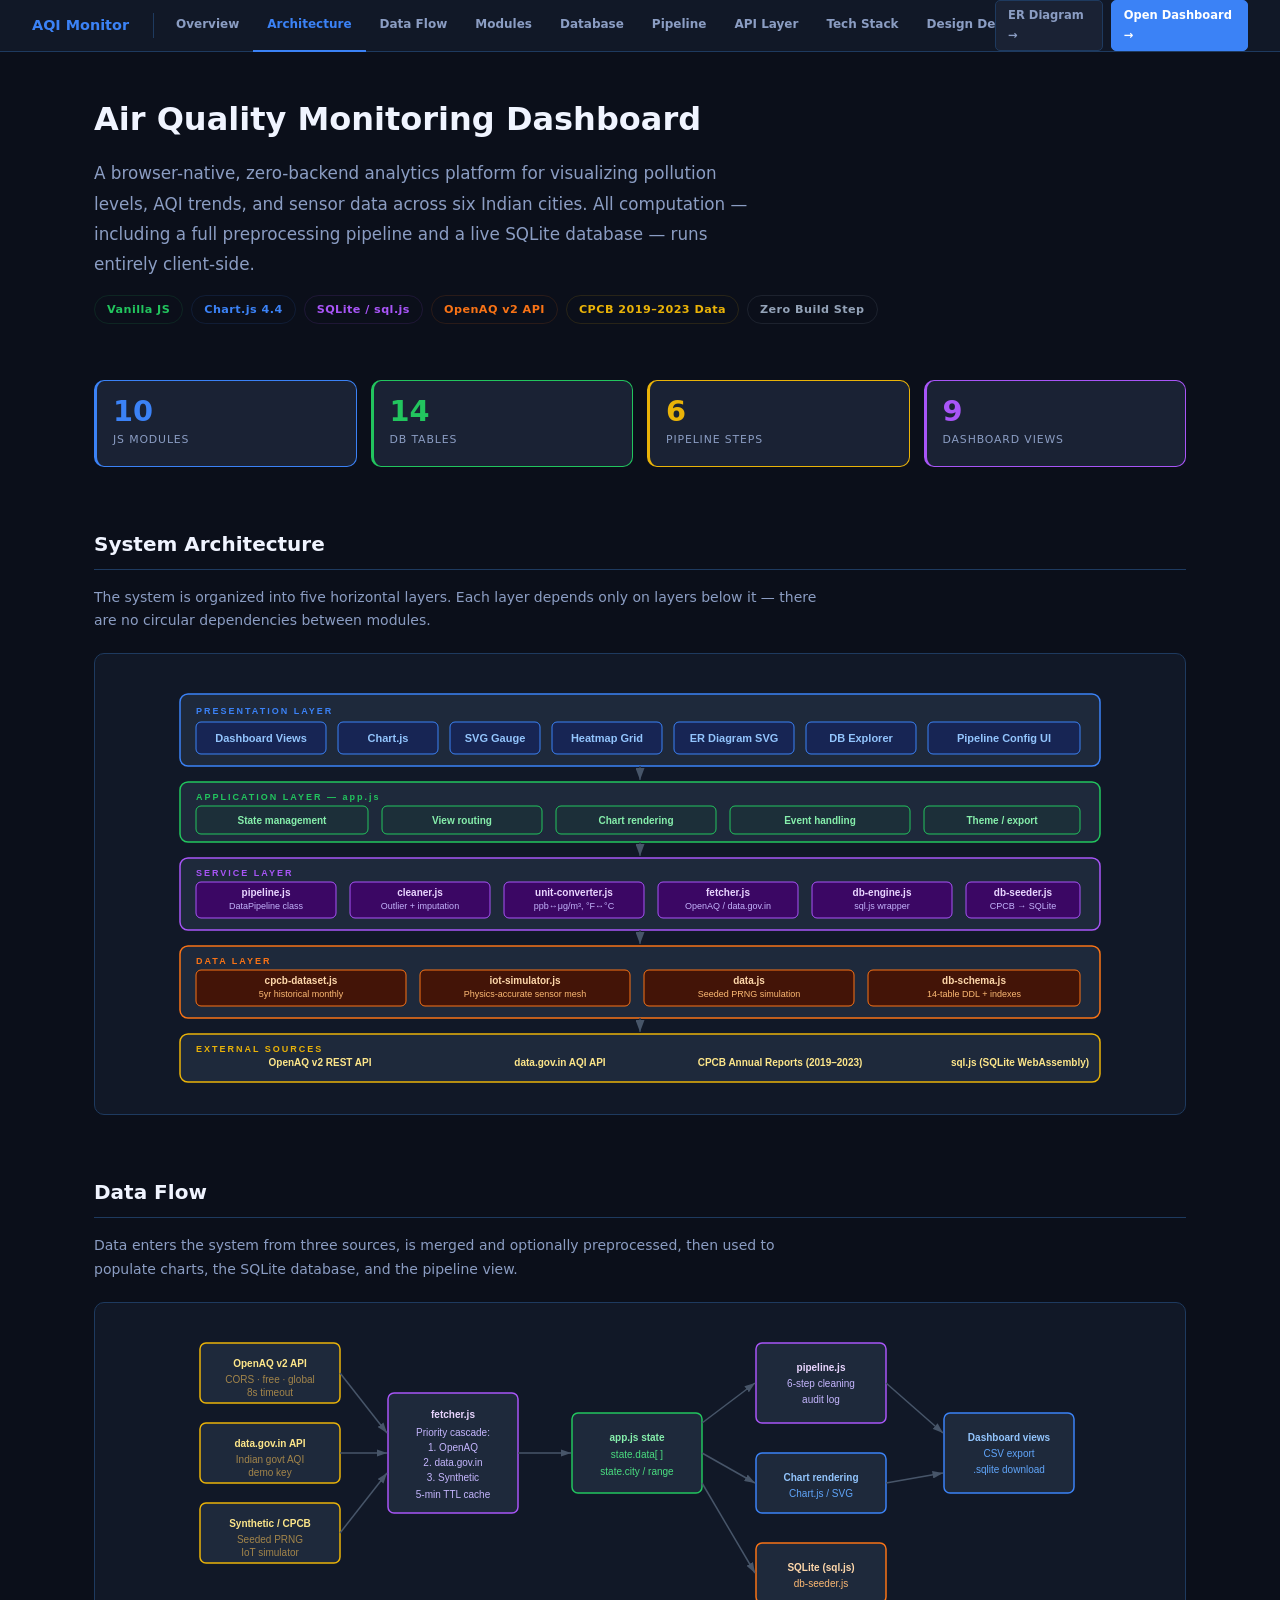
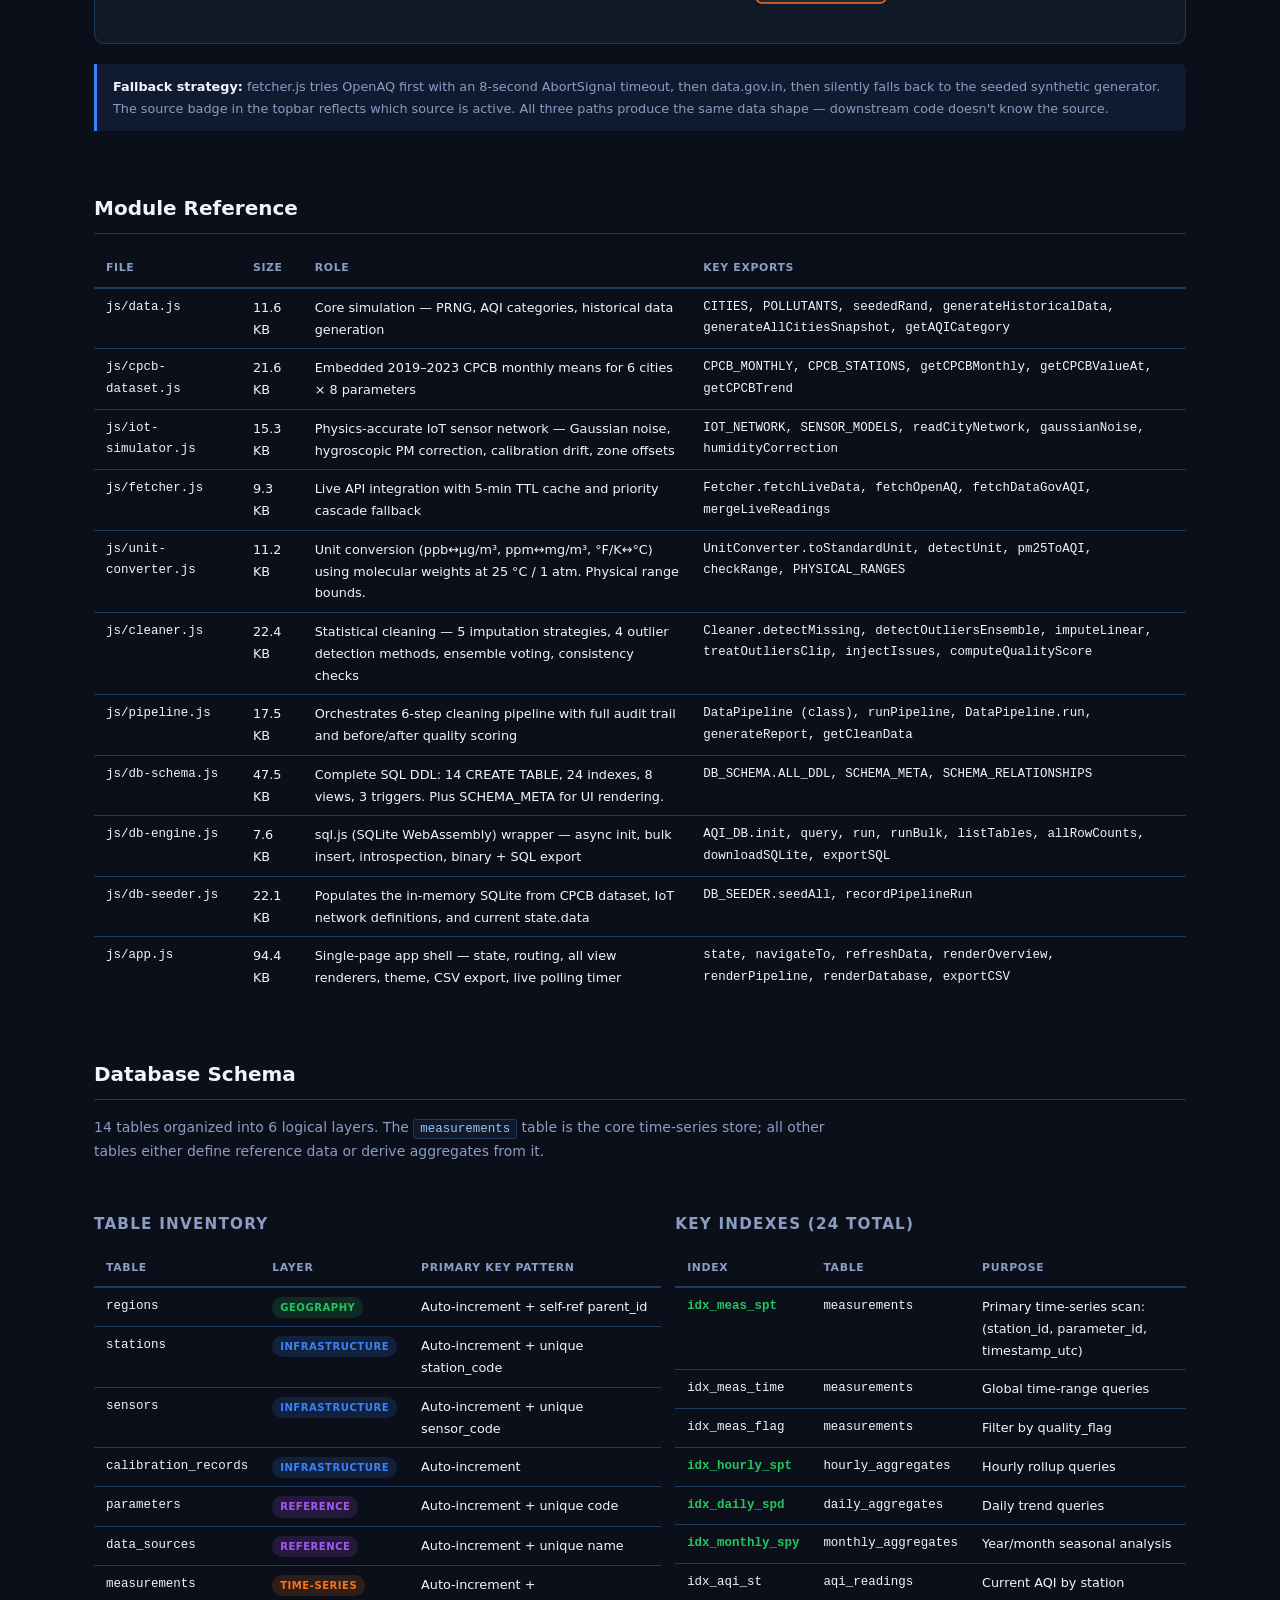
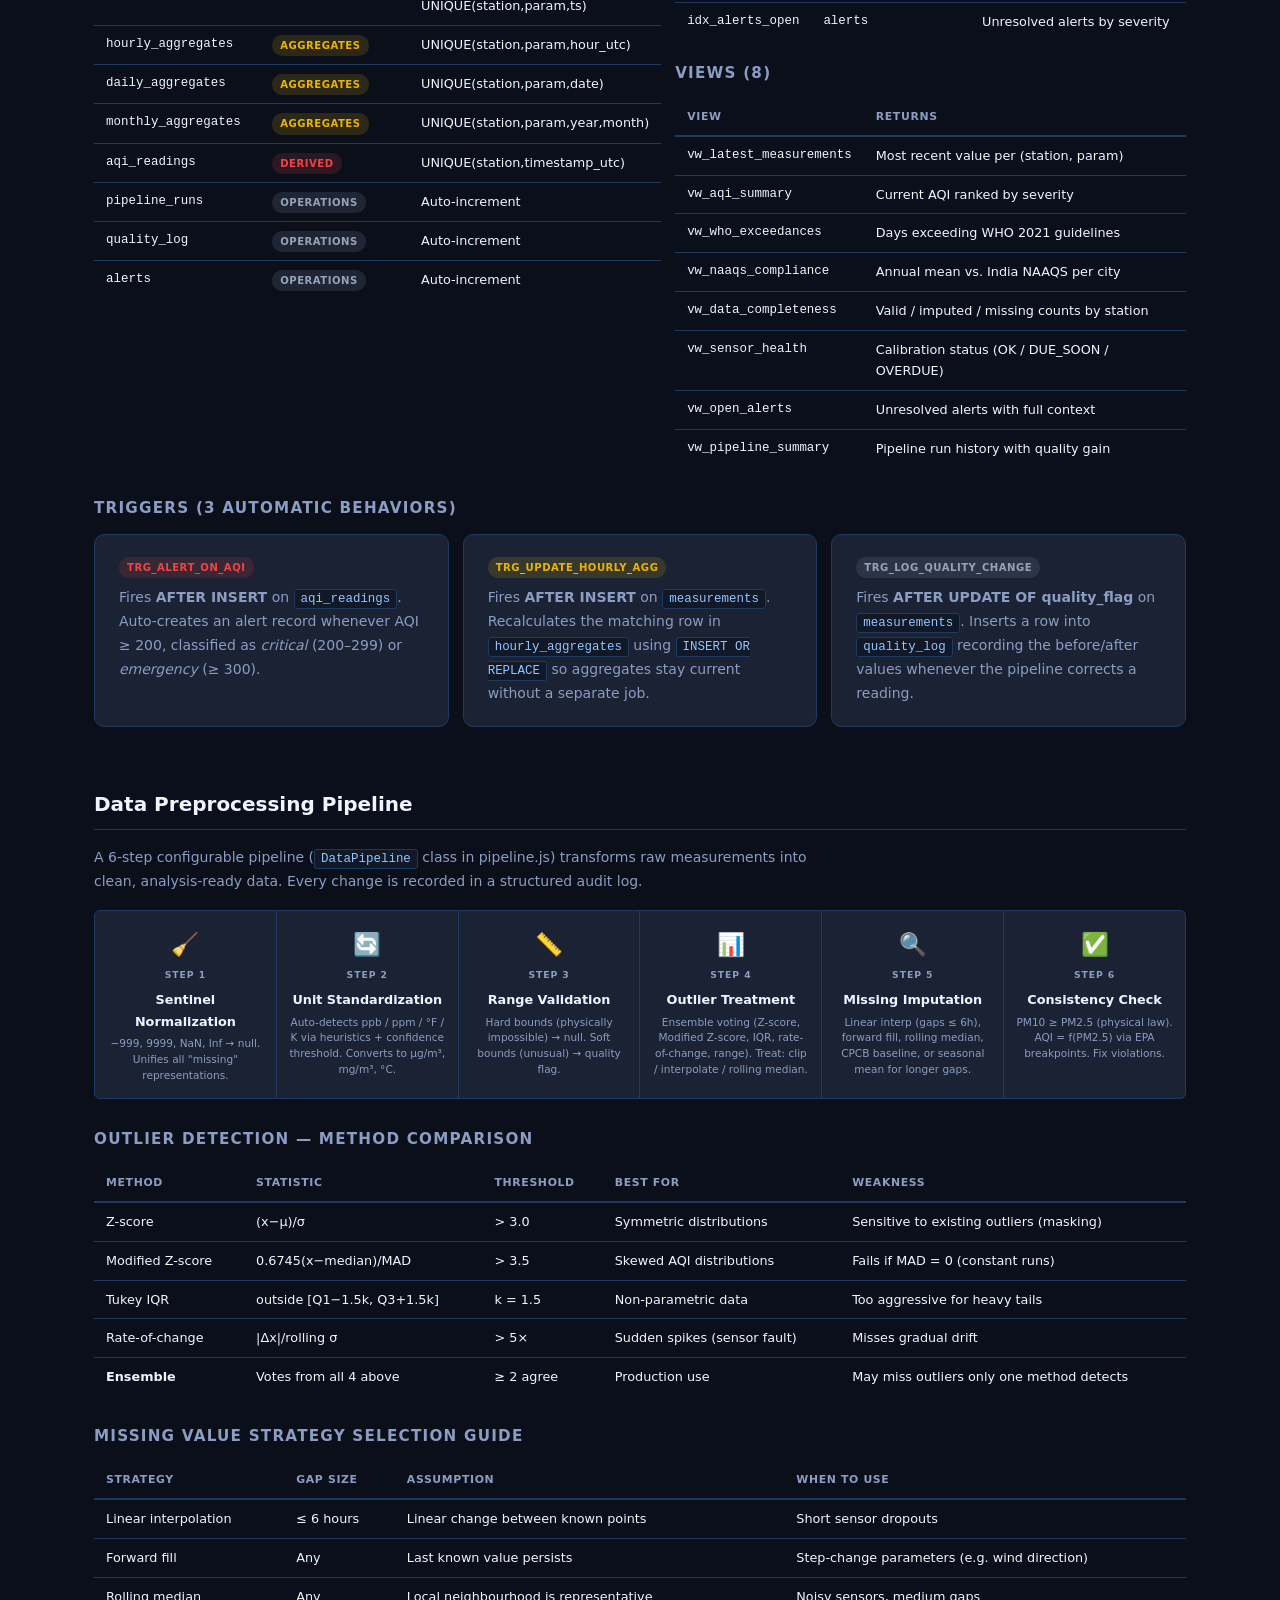
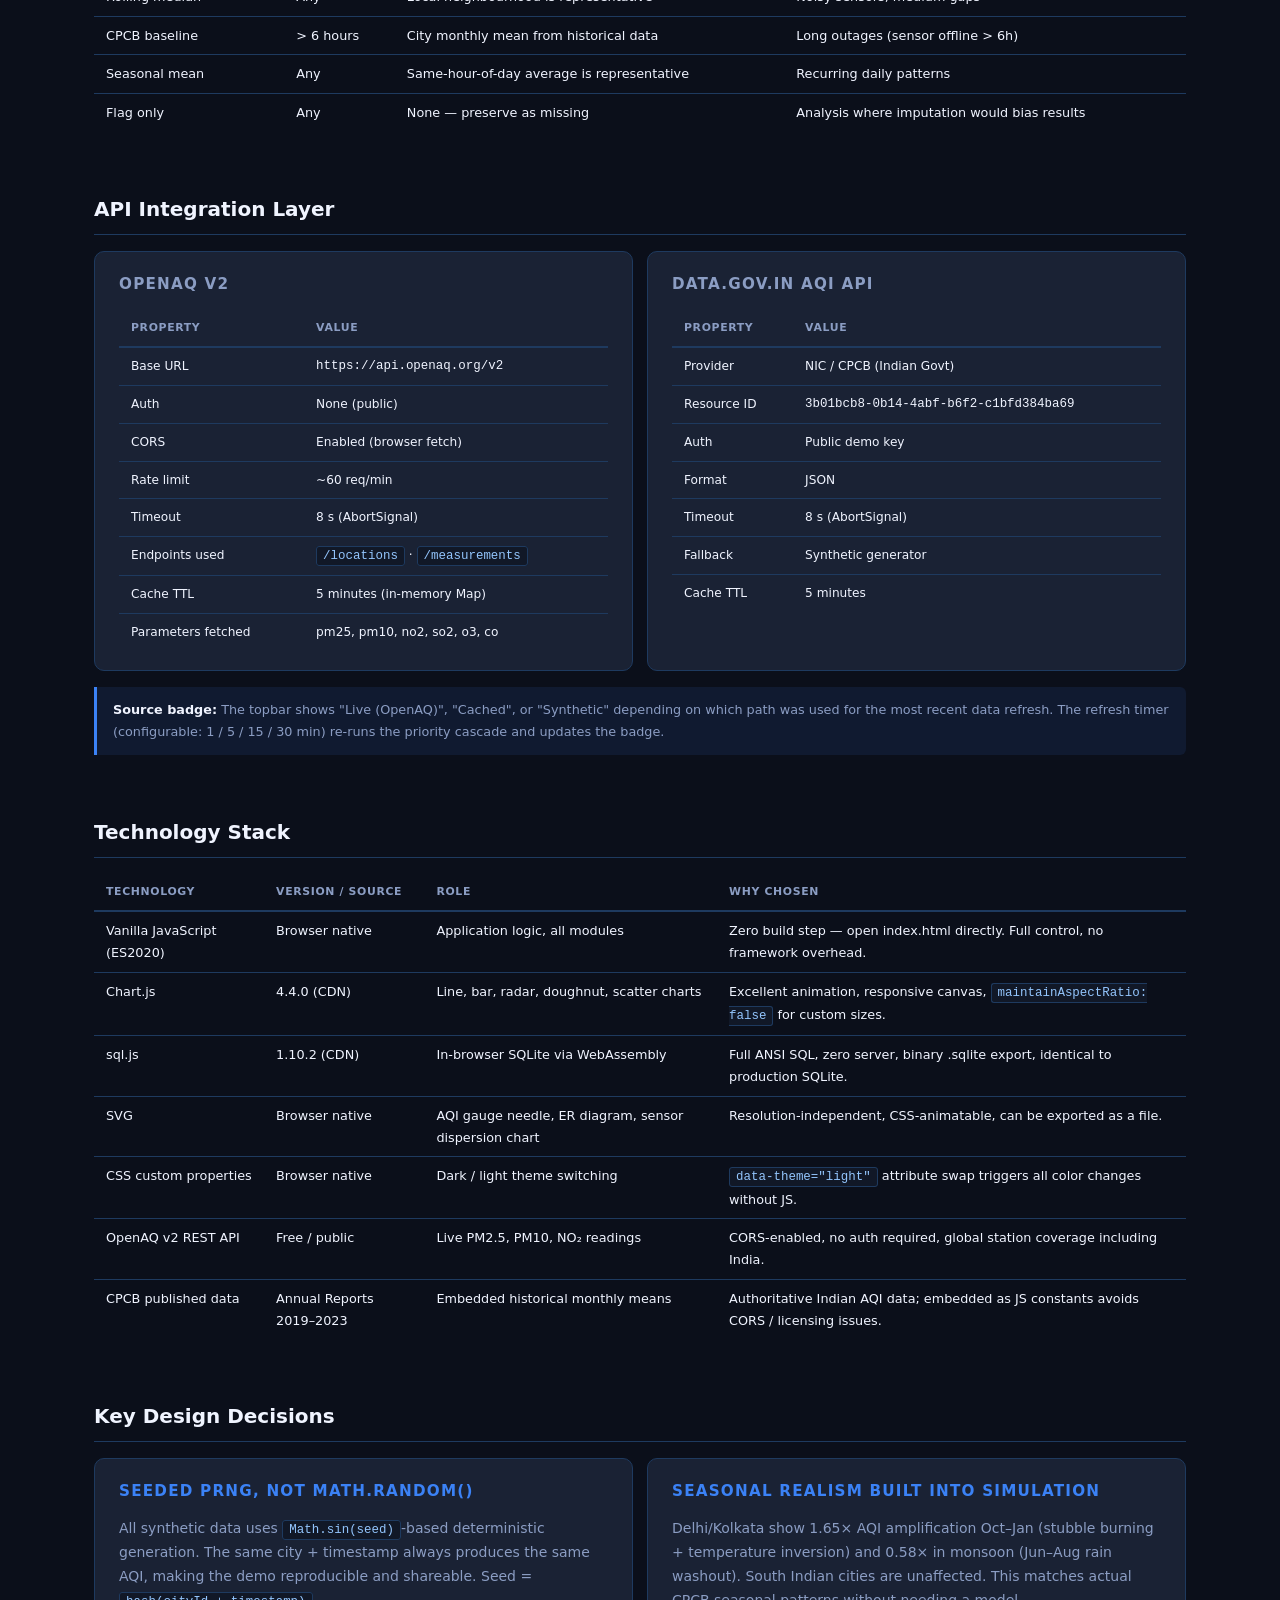
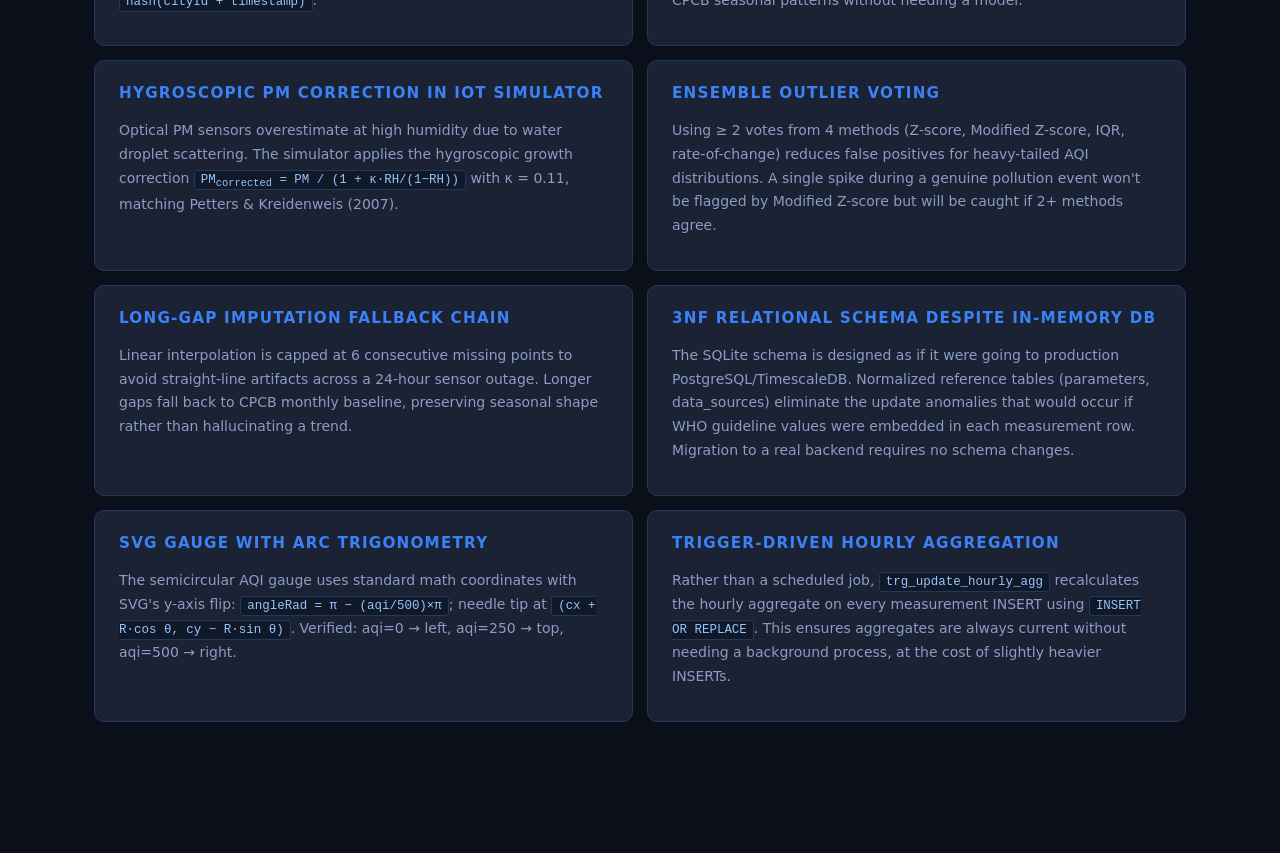
<file: docs/architecture.html>
<!DOCTYPE html>
<html lang="en">
<head>
<meta charset="UTF-8">
<meta name="viewport" content="width=device-width, initial-scale=1.0">
<title>System Architecture — AQI Monitoring Dashboard</title>
<style>
:root{
  --bg:#0b0f1a;--surface:#111827;--card:#1a2234;--border:#1e3a5f;
  --text:#f0f4ff;--muted:#8b9dc3;--accent:#3b82f6;--accent-light:rgba(59,130,246,.1);
  --good:#22c55e;--mod:#eab308;--bad:#f97316;--ugly:#ef4444;--purple:#a855f7;
  --gray:#94a3b8;--radius:10px;
}
*{margin:0;padding:0;box-sizing:border-box}
html{scroll-behavior:smooth}
body{background:var(--bg);color:var(--text);font-family:'Segoe UI',system-ui,sans-serif;
  font-size:.875rem;line-height:1.7}

/* Nav */
nav{position:sticky;top:0;background:var(--surface);border-bottom:1px solid var(--border);
  padding:0 32px;z-index:100;display:flex;align-items:center;gap:0;height:52px}
.nav-brand{font-size:.90rem;font-weight:800;color:var(--accent);padding-right:24px;
  border-right:1px solid var(--border);white-space:nowrap}
.nav-links{display:flex;gap:0;overflow-x:auto;margin-left:8px}
.nav-links a{color:var(--muted);text-decoration:none;font-size:.75rem;font-weight:600;
  padding:0 14px;height:52px;display:flex;align-items:center;border-bottom:2px solid transparent;
  transition:all .15s;white-space:nowrap}
.nav-links a:hover{color:var(--text);border-bottom-color:var(--border)}
.nav-links a.active{color:var(--accent);border-bottom-color:var(--accent)}
.nav-right{margin-left:auto;display:flex;gap:8px}
.btn-sm{padding:5px 12px;border-radius:5px;font-size:.72rem;font-weight:700;
  border:1px solid var(--border);background:var(--card);color:var(--muted);
  cursor:pointer;text-decoration:none;font-family:inherit;transition:all .15s}
.btn-sm:hover{background:var(--border);color:var(--text)}
.btn-sm.primary{background:var(--accent);color:#fff;border-color:var(--accent)}
.btn-sm.primary:hover{opacity:.88}

/* Layout */
main{max-width:1140px;margin:0 auto;padding:40px 24px 80px}
section{margin-bottom:60px;scroll-margin-top:68px}
h1{font-size:2rem;font-weight:800;color:var(--text);margin-bottom:8px}
h2{font-size:1.25rem;font-weight:800;color:var(--text);margin-bottom:16px;
  padding-bottom:8px;border-bottom:1px solid var(--border)}
h3{font-size:.95rem;font-weight:800;color:var(--muted);text-transform:uppercase;
  letter-spacing:.08em;margin:28px 0 12px}
p{color:var(--muted);margin-bottom:12px;max-width:740px}

/* Hero */
.hero{margin-bottom:56px}
.hero p{font-size:1.05rem;color:var(--muted);max-width:680px;margin-top:12px;line-height:1.8}
.tags{display:flex;gap:8px;flex-wrap:wrap;margin-top:16px}
.tag{padding:4px 12px;border-radius:20px;font-size:.70rem;font-weight:700;
  border:1px solid;letter-spacing:.04em}

/* Cards */
.card{background:var(--card);border:1px solid var(--border);border-radius:var(--radius);
  padding:20px 24px}
.card-grid{display:grid;gap:14px}
.card-grid.cols-2{grid-template-columns:repeat(2,1fr)}
.card-grid.cols-3{grid-template-columns:repeat(3,1fr)}
.card-grid.cols-4{grid-template-columns:repeat(4,1fr)}
@media(max-width:840px){.card-grid.cols-4,.card-grid.cols-3{grid-template-columns:repeat(2,1fr)}}
@media(max-width:540px){.card-grid.cols-4,.card-grid.cols-3,.card-grid.cols-2{grid-template-columns:1fr}}
.metric{padding:16px;background:var(--card);border:1px solid var(--border);border-radius:var(--radius);border-left:3px solid}
.metric .val{font-size:1.8rem;font-weight:800;line-height:1}
.metric .lbl{font-size:.68rem;color:var(--muted);text-transform:uppercase;letter-spacing:.08em;margin-top:5px}

/* Tables */
table{width:100%;border-collapse:collapse;font-size:.80rem}
th{text-align:left;padding:9px 12px;border-bottom:2px solid var(--border);
  color:var(--muted);font-size:.68rem;font-weight:700;text-transform:uppercase;letter-spacing:.06em}
td{padding:8px 12px;border-bottom:1px solid var(--border);vertical-align:top}
tr:last-child td{border-bottom:none}
tr:hover td{background:var(--surface)}
.mono{font-family:'JetBrains Mono','Fira Code','Courier New',monospace;font-size:.78rem}
code{font-family:monospace;background:var(--surface);border:1px solid var(--border);
  border-radius:3px;padding:2px 6px;font-size:.78rem;color:#93c5fd}

/* Badges */
.badge{display:inline-block;padding:2px 8px;border-radius:10px;font-size:.63rem;
  font-weight:700;text-transform:uppercase;letter-spacing:.05em}
.badge-geo   {background:rgba(34,197,94,.15); color:var(--good)}
.badge-infra {background:rgba(59,130,246,.15); color:var(--accent)}
.badge-ref   {background:rgba(168,85,247,.15); color:var(--purple)}
.badge-ts    {background:rgba(249,115,22,.15); color:var(--bad)}
.badge-agg   {background:rgba(234,179,8,.15);  color:var(--mod)}
.badge-der   {background:rgba(239,68,68,.15);  color:var(--ugly)}
.badge-ops   {background:rgba(148,163,184,.15);color:var(--gray)}

/* Flow diagrams (inline SVG) */
.diagram-wrap{background:var(--surface);border:1px solid var(--border);
  border-radius:var(--radius);padding:20px;overflow-x:auto;margin:20px 0}
.diagram-wrap svg{display:block;margin:0 auto}

/* Pipeline steps */
.pipe-steps{display:flex;align-items:stretch;gap:0;overflow-x:auto;margin:16px 0}
.pipe-step{flex:1;min-width:130px;padding:14px 12px;background:var(--card);
  border:1px solid var(--border);border-radius:4px;position:relative;text-align:center}
.pipe-step + .pipe-step{border-left:none;border-radius:0}
.pipe-step:first-child{border-radius:6px 0 0 6px}
.pipe-step:last-child{border-radius:0 6px 6px 0}
.pipe-step .step-num{font-size:.58rem;font-weight:800;color:var(--muted);text-transform:uppercase;letter-spacing:.1em}
.pipe-step .step-name{font-size:.80rem;font-weight:700;margin:6px 0 4px}
.pipe-step .step-desc{font-size:.66rem;color:var(--muted);line-height:1.5}
.pipe-step .step-icon{font-size:1.4rem;margin-bottom:4px}

/* Decision callouts */
.callout{border-left:3px solid var(--accent);padding:12px 16px;background:var(--accent-light);
  border-radius:0 6px 6px 0;margin:16px 0;font-size:.80rem;color:var(--muted)}
.callout strong{color:var(--text)}

/* Index table highlight */
.idx-primary{color:var(--good);font-weight:700}
</style>
</head>
<body>

<nav>
  <div class="nav-brand">AQI Monitor</div>
  <div class="nav-links">
    <a href="#overview" class="active">Overview</a>
    <a href="#architecture">Architecture</a>
    <a href="#data-flow">Data Flow</a>
    <a href="#modules">Modules</a>
    <a href="#database">Database</a>
    <a href="#pipeline">Pipeline</a>
    <a href="#api">API Layer</a>
    <a href="#stack">Tech Stack</a>
    <a href="#decisions">Design Decisions</a>
  </div>
  <div class="nav-right">
    <a href="er-diagram.html" class="btn-sm">ER Diagram →</a>
    <a href="../index.html" class="btn-sm primary">Open Dashboard →</a>
  </div>
</nav>

<main>

<!-- ═══════════════════════════════════════════════════ -->
<section id="overview">
<div class="hero">
  <h1>Air Quality Monitoring Dashboard</h1>
  <p>A browser-native, zero-backend analytics platform for visualizing pollution levels, AQI trends, and
     sensor data across six Indian cities. All computation — including a full preprocessing pipeline and
     a live SQLite database — runs entirely client-side.</p>
  <div class="tags">
    <span class="tag" style="border-color:#22c55e20;color:var(--good)">Vanilla JS</span>
    <span class="tag" style="border-color:#3b82f620;color:var(--accent)">Chart.js 4.4</span>
    <span class="tag" style="border-color:#a855f720;color:var(--purple)">SQLite / sql.js</span>
    <span class="tag" style="border-color:#f9731620;color:var(--bad)">OpenAQ v2 API</span>
    <span class="tag" style="border-color:#eab30820;color:var(--mod)">CPCB 2019–2023 Data</span>
    <span class="tag" style="border-color:#94a3b820;color:var(--gray)">Zero Build Step</span>
  </div>
</div>

<div class="card-grid cols-4">
  <div class="metric" style="border-color:var(--accent)">
    <div class="val" style="color:var(--accent)">10</div>
    <div class="lbl">JS Modules</div>
  </div>
  <div class="metric" style="border-color:var(--good)">
    <div class="val" style="color:var(--good)">14</div>
    <div class="lbl">DB Tables</div>
  </div>
  <div class="metric" style="border-color:var(--mod)">
    <div class="val" style="color:var(--mod)">6</div>
    <div class="lbl">Pipeline Steps</div>
  </div>
  <div class="metric" style="border-color:var(--purple)">
    <div class="val" style="color:var(--purple)">9</div>
    <div class="lbl">Dashboard Views</div>
  </div>
</div>
</section>

<!-- ═══════════════════════════════════════════════════ -->
<section id="architecture">
<h2>System Architecture</h2>
<p>The system is organized into five horizontal layers. Each layer depends only on layers below it — there are no circular dependencies between modules.</p>

<div class="diagram-wrap">
<svg width="960" height="420" viewBox="0 0 960 420" font-family="'Segoe UI',sans-serif">
  <!-- Layer boxes -->
  <!-- L5: Presentation -->
  <rect x="20" y="20" width="920" height="72" rx="8" fill="#1e293b" stroke="#3b82f6" stroke-width="1.5"/>
  <text x="36" y="40" fill="#3b82f6" font-size="9" font-weight="800" letter-spacing="2">PRESENTATION LAYER</text>
  <rect x="36"  y="48" width="130" height="32" rx="5" fill="#172554" stroke="#3b82f6" stroke-width="1"/>
  <text x="101" y="68" fill="#93c5fd" font-size="11" font-weight="700" text-anchor="middle">Dashboard Views</text>
  <rect x="178" y="48" width="100" height="32" rx="5" fill="#172554" stroke="#3b82f6" stroke-width="1"/>
  <text x="228" y="68" fill="#93c5fd" font-size="11" font-weight="700" text-anchor="middle">Chart.js</text>
  <rect x="290" y="48" width="90"  height="32" rx="5" fill="#172554" stroke="#3b82f6" stroke-width="1"/>
  <text x="335" y="68" fill="#93c5fd" font-size="11" font-weight="700" text-anchor="middle">SVG Gauge</text>
  <rect x="392" y="48" width="110" height="32" rx="5" fill="#172554" stroke="#3b82f6" stroke-width="1"/>
  <text x="447" y="68" fill="#93c5fd" font-size="11" font-weight="700" text-anchor="middle">Heatmap Grid</text>
  <rect x="514" y="48" width="120" height="32" rx="5" fill="#172554" stroke="#3b82f6" stroke-width="1"/>
  <text x="574" y="68" fill="#93c5fd" font-size="11" font-weight="700" text-anchor="middle">ER Diagram SVG</text>
  <rect x="646" y="48" width="110" height="32" rx="5" fill="#172554" stroke="#3b82f6" stroke-width="1"/>
  <text x="701" y="68" fill="#93c5fd" font-size="11" font-weight="700" text-anchor="middle">DB Explorer</text>
  <rect x="768" y="48" width="152" height="32" rx="5" fill="#172554" stroke="#3b82f6" stroke-width="1"/>
  <text x="844" y="68" fill="#93c5fd" font-size="11" font-weight="700" text-anchor="middle">Pipeline Config UI</text>

  <!-- L4: Application -->
  <rect x="20" y="108" width="920" height="60" rx="8" fill="#1e293b" stroke="#22c55e" stroke-width="1.5"/>
  <text x="36" y="126" fill="#22c55e" font-size="9" font-weight="800" letter-spacing="2">APPLICATION LAYER — app.js</text>
  <rect x="36"  y="132" width="172" height="28" rx="5" fill="#14532d22" stroke="#22c55e" stroke-width="1"/>
  <text x="122" y="150" fill="#86efac" font-size="10" font-weight="600" text-anchor="middle">State management</text>
  <rect x="222" y="132" width="160" height="28" rx="5" fill="#14532d22" stroke="#22c55e" stroke-width="1"/>
  <text x="302" y="150" fill="#86efac" font-size="10" font-weight="600" text-anchor="middle">View routing</text>
  <rect x="396" y="132" width="160" height="28" rx="5" fill="#14532d22" stroke="#22c55e" stroke-width="1"/>
  <text x="476" y="150" fill="#86efac" font-size="10" font-weight="600" text-anchor="middle">Chart rendering</text>
  <rect x="570" y="132" width="180" height="28" rx="5" fill="#14532d22" stroke="#22c55e" stroke-width="1"/>
  <text x="660" y="150" fill="#86efac" font-size="10" font-weight="600" text-anchor="middle">Event handling</text>
  <rect x="764" y="132" width="156" height="28" rx="5" fill="#14532d22" stroke="#22c55e" stroke-width="1"/>
  <text x="842" y="150" fill="#86efac" font-size="10" font-weight="600" text-anchor="middle">Theme / export</text>

  <!-- L3: Service -->
  <rect x="20" y="184" width="920" height="72" rx="8" fill="#1e293b" stroke="#a855f7" stroke-width="1.5"/>
  <text x="36" y="202" fill="#a855f7" font-size="9" font-weight="800" letter-spacing="2">SERVICE LAYER</text>
  <rect x="36"  y="208" width="140" height="36" rx="5" fill="#3b0764" stroke="#a855f7" stroke-width="1"/>
  <text x="106" y="222" fill="#e9d5ff" font-size="10" font-weight="700" text-anchor="middle">pipeline.js</text>
  <text x="106" y="235" fill="#c4b5fd" font-size="9" text-anchor="middle">DataPipeline class</text>
  <rect x="190" y="208" width="140" height="36" rx="5" fill="#3b0764" stroke="#a855f7" stroke-width="1"/>
  <text x="260" y="222" fill="#e9d5ff" font-size="10" font-weight="700" text-anchor="middle">cleaner.js</text>
  <text x="260" y="235" fill="#c4b5fd" font-size="9" text-anchor="middle">Outlier + imputation</text>
  <rect x="344" y="208" width="140" height="36" rx="5" fill="#3b0764" stroke="#a855f7" stroke-width="1"/>
  <text x="414" y="222" fill="#e9d5ff" font-size="10" font-weight="700" text-anchor="middle">unit-converter.js</text>
  <text x="414" y="235" fill="#c4b5fd" font-size="9" text-anchor="middle">ppb↔μg/m³, °F↔°C</text>
  <rect x="498" y="208" width="140" height="36" rx="5" fill="#3b0764" stroke="#a855f7" stroke-width="1"/>
  <text x="568" y="222" fill="#e9d5ff" font-size="10" font-weight="700" text-anchor="middle">fetcher.js</text>
  <text x="568" y="235" fill="#c4b5fd" font-size="9" text-anchor="middle">OpenAQ / data.gov.in</text>
  <rect x="652" y="208" width="140" height="36" rx="5" fill="#3b0764" stroke="#a855f7" stroke-width="1"/>
  <text x="722" y="222" fill="#e9d5ff" font-size="10" font-weight="700" text-anchor="middle">db-engine.js</text>
  <text x="722" y="235" fill="#c4b5fd" font-size="9" text-anchor="middle">sql.js wrapper</text>
  <rect x="806" y="208" width="114" height="36" rx="5" fill="#3b0764" stroke="#a855f7" stroke-width="1"/>
  <text x="863" y="222" fill="#e9d5ff" font-size="10" font-weight="700" text-anchor="middle">db-seeder.js</text>
  <text x="863" y="235" fill="#c4b5fd" font-size="9" text-anchor="middle">CPCB → SQLite</text>

  <!-- L2: Data -->
  <rect x="20" y="272" width="920" height="72" rx="8" fill="#1e293b" stroke="#f97316" stroke-width="1.5"/>
  <text x="36" y="290" fill="#f97316" font-size="9" font-weight="800" letter-spacing="2">DATA LAYER</text>
  <rect x="36"  y="296" width="210" height="36" rx="5" fill="#431407" stroke="#f97316" stroke-width="1"/>
  <text x="141" y="310" fill="#fed7aa" font-size="10" font-weight="700" text-anchor="middle">cpcb-dataset.js</text>
  <text x="141" y="323" fill="#fdba74" font-size="9" text-anchor="middle">5yr historical monthly</text>
  <rect x="260" y="296" width="210" height="36" rx="5" fill="#431407" stroke="#f97316" stroke-width="1"/>
  <text x="365" y="310" fill="#fed7aa" font-size="10" font-weight="700" text-anchor="middle">iot-simulator.js</text>
  <text x="365" y="323" fill="#fdba74" font-size="9" text-anchor="middle">Physics-accurate sensor mesh</text>
  <rect x="484" y="296" width="210" height="36" rx="5" fill="#431407" stroke="#f97316" stroke-width="1"/>
  <text x="589" y="310" fill="#fed7aa" font-size="10" font-weight="700" text-anchor="middle">data.js</text>
  <text x="589" y="323" fill="#fdba74" font-size="9" text-anchor="middle">Seeded PRNG simulation</text>
  <rect x="708" y="296" width="212" height="36" rx="5" fill="#431407" stroke="#f97316" stroke-width="1"/>
  <text x="814" y="310" fill="#fed7aa" font-size="10" font-weight="700" text-anchor="middle">db-schema.js</text>
  <text x="814" y="323" fill="#fdba74" font-size="9" text-anchor="middle">14-table DDL + indexes</text>

  <!-- L1: External -->
  <rect x="20" y="360" width="920" height="48" rx="8" fill="#1e293b" stroke="#eab308" stroke-width="1.5"/>
  <text x="36" y="378" fill="#eab308" font-size="9" font-weight="800" letter-spacing="2">EXTERNAL SOURCES</text>
  <text x="160" y="392" fill="#fde68a" font-size="10" font-weight="600" text-anchor="middle">OpenAQ v2 REST API</text>
  <text x="400" y="392" fill="#fde68a" font-size="10" font-weight="600" text-anchor="middle">data.gov.in AQI API</text>
  <text x="620" y="392" fill="#fde68a" font-size="10" font-weight="600" text-anchor="middle">CPCB Annual Reports (2019–2023)</text>
  <text x="860" y="392" fill="#fde68a" font-size="10" font-weight="600" text-anchor="middle">sql.js (SQLite WebAssembly)</text>

  <!-- Layer arrows -->
  <line x1="480" y1="92" x2="480" y2="106" stroke="#334155" stroke-width="1.5" marker-end="url(#arr)"/>
  <line x1="480" y1="168" x2="480" y2="182" stroke="#334155" stroke-width="1.5" marker-end="url(#arr)"/>
  <line x1="480" y1="256" x2="480" y2="270" stroke="#334155" stroke-width="1.5" marker-end="url(#arr)"/>
  <line x1="480" y1="344" x2="480" y2="358" stroke="#334155" stroke-width="1.5" marker-end="url(#arr)"/>
  <defs>
    <marker id="arr" markerWidth="8" markerHeight="6" refX="8" refY="3" orient="auto">
      <polygon points="0 0,8 3,0 6" fill="#475569"/>
    </marker>
  </defs>
</svg>
</div>
</section>

<!-- ═══════════════════════════════════════════════════ -->
<section id="data-flow">
<h2>Data Flow</h2>
<p>Data enters the system from three sources, is merged and optionally preprocessed, then used to populate charts, the SQLite database, and the pipeline view.</p>

<div class="diagram-wrap">
<svg width="920" height="300" viewBox="0 0 920 300" font-family="'Segoe UI',sans-serif" font-size="10">
  <!-- Sources -->
  <rect x="20"  y="20"  width="140" height="60" rx="6" fill="#1e293b" stroke="#eab308" stroke-width="1.5"/>
  <text x="90"  y="44"  fill="#fde68a" font-weight="700" text-anchor="middle">OpenAQ v2 API</text>
  <text x="90"  y="60"  fill="#a3854a" text-anchor="middle">CORS · free · global</text>
  <text x="90"  y="73"  fill="#a3854a" text-anchor="middle">8s timeout</text>

  <rect x="20"  y="100" width="140" height="60" rx="6" fill="#1e293b" stroke="#eab308" stroke-width="1.5"/>
  <text x="90"  y="124" fill="#fde68a" font-weight="700" text-anchor="middle">data.gov.in API</text>
  <text x="90"  y="140" fill="#a3854a" text-anchor="middle">Indian govt AQI</text>
  <text x="90"  y="153" fill="#a3854a" text-anchor="middle">demo key</text>

  <rect x="20"  y="180" width="140" height="60" rx="6" fill="#1e293b" stroke="#eab308" stroke-width="1.5"/>
  <text x="90"  y="204" fill="#fde68a" font-weight="700" text-anchor="middle">Synthetic / CPCB</text>
  <text x="90"  y="220" fill="#a3854a" text-anchor="middle">Seeded PRNG</text>
  <text x="90"  y="233" fill="#a3854a" text-anchor="middle">IoT simulator</text>

  <!-- Fetcher -->
  <rect x="208" y="70" width="130" height="120" rx="6" fill="#1e293b" stroke="#a855f7" stroke-width="1.5"/>
  <text x="273" y="95"  fill="#e9d5ff" font-weight="700" text-anchor="middle">fetcher.js</text>
  <text x="273" y="113" fill="#c4b5fd" text-anchor="middle">Priority cascade:</text>
  <text x="273" y="128" fill="#c4b5fd" text-anchor="middle">1. OpenAQ</text>
  <text x="273" y="143" fill="#c4b5fd" text-anchor="middle">2. data.gov.in</text>
  <text x="273" y="158" fill="#c4b5fd" text-anchor="middle">3. Synthetic</text>
  <text x="273" y="175" fill="#c4b5fd" text-anchor="middle">5-min TTL cache</text>

  <!-- State -->
  <rect x="392" y="90" width="130" height="80" rx="6" fill="#1e293b" stroke="#22c55e" stroke-width="1.5"/>
  <text x="457" y="118" fill="#86efac" font-weight="700" text-anchor="middle">app.js state</text>
  <text x="457" y="135" fill="#4ade80" text-anchor="middle">state.data[ ]</text>
  <text x="457" y="152" fill="#4ade80" text-anchor="middle">state.city / range</text>

  <!-- Pipeline -->
  <rect x="576" y="20"  width="130" height="80" rx="6" fill="#1e293b" stroke="#a855f7" stroke-width="1.5"/>
  <text x="641" y="48"  fill="#e9d5ff" font-weight="700" text-anchor="middle">pipeline.js</text>
  <text x="641" y="64"  fill="#c4b5fd" text-anchor="middle">6-step cleaning</text>
  <text x="641" y="80"  fill="#c4b5fd" text-anchor="middle">audit log</text>

  <!-- Chart views -->
  <rect x="576" y="130" width="130" height="60" rx="6" fill="#1e293b" stroke="#3b82f6" stroke-width="1.5"/>
  <text x="641" y="158" fill="#93c5fd" font-weight="700" text-anchor="middle">Chart rendering</text>
  <text x="641" y="174" fill="#60a5fa" text-anchor="middle">Chart.js / SVG</text>

  <!-- SQLite -->
  <rect x="576" y="220" width="130" height="60" rx="6" fill="#1e293b" stroke="#f97316" stroke-width="1.5"/>
  <text x="641" y="248" fill="#fed7aa" font-weight="700" text-anchor="middle">SQLite (sql.js)</text>
  <text x="641" y="264" fill="#fdba74" text-anchor="middle">db-seeder.js</text>

  <!-- Dashboard export -->
  <rect x="764" y="90"  width="130" height="80" rx="6" fill="#1e293b" stroke="#3b82f6" stroke-width="1.5"/>
  <text x="829" y="118" fill="#93c5fd" font-weight="700" text-anchor="middle">Dashboard views</text>
  <text x="829" y="134" fill="#60a5fa" text-anchor="middle">CSV export</text>
  <text x="829" y="150" fill="#60a5fa" text-anchor="middle">.sqlite download</text>

  <!-- Arrows -->
  <defs>
    <marker id="a2" markerWidth="7" markerHeight="5" refX="7" refY="2.5" orient="auto">
      <polygon points="0 0,7 2.5,0 5" fill="#475569"/>
    </marker>
  </defs>
  <!-- sources → fetcher -->
  <line x1="160" y1="50"  x2="207" y2="110" stroke="#475569" stroke-width="1.5" marker-end="url(#a2)"/>
  <line x1="160" y1="130" x2="207" y2="130" stroke="#475569" stroke-width="1.5" marker-end="url(#a2)"/>
  <line x1="160" y1="210" x2="207" y2="150" stroke="#475569" stroke-width="1.5" marker-end="url(#a2)"/>
  <!-- fetcher → state -->
  <line x1="338" y1="130" x2="391" y2="130" stroke="#475569" stroke-width="1.5" marker-end="url(#a2)"/>
  <!-- state → pipeline, charts, db -->
  <line x1="522" y1="100" x2="575" y2="60"  stroke="#475569" stroke-width="1.5" marker-end="url(#a2)"/>
  <line x1="522" y1="130" x2="575" y2="160" stroke="#475569" stroke-width="1.5" marker-end="url(#a2)"/>
  <line x1="522" y1="160" x2="575" y2="250" stroke="#475569" stroke-width="1.5" marker-end="url(#a2)"/>
  <!-- charts → dashboard -->
  <line x1="706" y1="160" x2="763" y2="150" stroke="#475569" stroke-width="1.5" marker-end="url(#a2)"/>
  <!-- pipeline → charts -->
  <line x1="706" y1="60"  x2="763" y2="110" stroke="#475569" stroke-width="1.5" marker-end="url(#a2)"/>
</svg>
</div>

<div class="callout">
  <strong>Fallback strategy:</strong> fetcher.js tries OpenAQ first with an 8-second AbortSignal timeout,
  then data.gov.in, then silently falls back to the seeded synthetic generator.
  The source badge in the topbar reflects which source is active.
  All three paths produce the same data shape — downstream code doesn't know the source.
</div>
</section>

<!-- ═══════════════════════════════════════════════════ -->
<section id="modules">
<h2>Module Reference</h2>

<table>
<thead><tr><th>File</th><th>Size</th><th>Role</th><th>Key Exports</th></tr></thead>
<tbody>
<tr>
  <td class="mono">js/data.js</td><td>11.6 KB</td>
  <td>Core simulation — PRNG, AQI categories, historical data generation</td>
  <td class="mono">CITIES, POLLUTANTS, seededRand, generateHistoricalData, generateAllCitiesSnapshot, getAQICategory</td>
</tr>
<tr>
  <td class="mono">js/cpcb-dataset.js</td><td>21.6 KB</td>
  <td>Embedded 2019–2023 CPCB monthly means for 6 cities × 8 parameters</td>
  <td class="mono">CPCB_MONTHLY, CPCB_STATIONS, getCPCBMonthly, getCPCBValueAt, getCPCBTrend</td>
</tr>
<tr>
  <td class="mono">js/iot-simulator.js</td><td>15.3 KB</td>
  <td>Physics-accurate IoT sensor network — Gaussian noise, hygroscopic PM correction, calibration drift, zone offsets</td>
  <td class="mono">IOT_NETWORK, SENSOR_MODELS, readCityNetwork, gaussianNoise, humidityCorrection</td>
</tr>
<tr>
  <td class="mono">js/fetcher.js</td><td>9.3 KB</td>
  <td>Live API integration with 5-min TTL cache and priority cascade fallback</td>
  <td class="mono">Fetcher.fetchLiveData, fetchOpenAQ, fetchDataGovAQI, mergeLiveReadings</td>
</tr>
<tr>
  <td class="mono">js/unit-converter.js</td><td>11.2 KB</td>
  <td>Unit conversion (ppb↔μg/m³, ppm↔mg/m³, °F/K↔°C) using molecular weights at 25 °C / 1 atm. Physical range bounds.</td>
  <td class="mono">UnitConverter.toStandardUnit, detectUnit, pm25ToAQI, checkRange, PHYSICAL_RANGES</td>
</tr>
<tr>
  <td class="mono">js/cleaner.js</td><td>22.4 KB</td>
  <td>Statistical cleaning — 5 imputation strategies, 4 outlier detection methods, ensemble voting, consistency checks</td>
  <td class="mono">Cleaner.detectMissing, detectOutliersEnsemble, imputeLinear, treatOutliersClip, injectIssues, computeQualityScore</td>
</tr>
<tr>
  <td class="mono">js/pipeline.js</td><td>17.5 KB</td>
  <td>Orchestrates 6-step cleaning pipeline with full audit trail and before/after quality scoring</td>
  <td class="mono">DataPipeline (class), runPipeline, DataPipeline.run, generateReport, getCleanData</td>
</tr>
<tr>
  <td class="mono">js/db-schema.js</td><td>47.5 KB</td>
  <td>Complete SQL DDL: 14 CREATE TABLE, 24 indexes, 8 views, 3 triggers. Plus SCHEMA_META for UI rendering.</td>
  <td class="mono">DB_SCHEMA.ALL_DDL, SCHEMA_META, SCHEMA_RELATIONSHIPS</td>
</tr>
<tr>
  <td class="mono">js/db-engine.js</td><td>7.6 KB</td>
  <td>sql.js (SQLite WebAssembly) wrapper — async init, bulk insert, introspection, binary + SQL export</td>
  <td class="mono">AQI_DB.init, query, run, runBulk, listTables, allRowCounts, downloadSQLite, exportSQL</td>
</tr>
<tr>
  <td class="mono">js/db-seeder.js</td><td>22.1 KB</td>
  <td>Populates the in-memory SQLite from CPCB dataset, IoT network definitions, and current state.data</td>
  <td class="mono">DB_SEEDER.seedAll, recordPipelineRun</td>
</tr>
<tr>
  <td class="mono">js/app.js</td><td>94.4 KB</td>
  <td>Single-page app shell — state, routing, all view renderers, theme, CSV export, live polling timer</td>
  <td class="mono">state, navigateTo, refreshData, renderOverview, renderPipeline, renderDatabase, exportCSV</td>
</tr>
</tbody>
</table>
</section>

<!-- ═══════════════════════════════════════════════════ -->
<section id="database">
<h2>Database Schema</h2>
<p>14 tables organized into 6 logical layers. The <code>measurements</code> table is the core time-series store;
all other tables either define reference data or derive aggregates from it.</p>

<div class="card-grid cols-2" style="margin:20px 0">
  <div>
    <h3>Table Inventory</h3>
    <table>
    <thead><tr><th>Table</th><th>Layer</th><th>Primary Key Pattern</th></tr></thead>
    <tbody>
    <tr><td class="mono">regions</td>            <td><span class="badge badge-geo">Geography</span></td>   <td>Auto-increment + self-ref parent_id</td></tr>
    <tr><td class="mono">stations</td>           <td><span class="badge badge-infra">Infrastructure</span></td><td>Auto-increment + unique station_code</td></tr>
    <tr><td class="mono">sensors</td>            <td><span class="badge badge-infra">Infrastructure</span></td><td>Auto-increment + unique sensor_code</td></tr>
    <tr><td class="mono">calibration_records</td><td><span class="badge badge-infra">Infrastructure</span></td><td>Auto-increment</td></tr>
    <tr><td class="mono">parameters</td>         <td><span class="badge badge-ref">Reference</span></td>    <td>Auto-increment + unique code</td></tr>
    <tr><td class="mono">data_sources</td>       <td><span class="badge badge-ref">Reference</span></td>    <td>Auto-increment + unique name</td></tr>
    <tr><td class="mono">measurements</td>       <td><span class="badge badge-ts">Time-Series</span></td>   <td>Auto-increment + UNIQUE(station,param,ts)</td></tr>
    <tr><td class="mono">hourly_aggregates</td>  <td><span class="badge badge-agg">Aggregates</span></td>   <td>UNIQUE(station,param,hour_utc)</td></tr>
    <tr><td class="mono">daily_aggregates</td>   <td><span class="badge badge-agg">Aggregates</span></td>   <td>UNIQUE(station,param,date)</td></tr>
    <tr><td class="mono">monthly_aggregates</td> <td><span class="badge badge-agg">Aggregates</span></td>   <td>UNIQUE(station,param,year,month)</td></tr>
    <tr><td class="mono">aqi_readings</td>       <td><span class="badge badge-der">Derived</span></td>      <td>UNIQUE(station,timestamp_utc)</td></tr>
    <tr><td class="mono">pipeline_runs</td>      <td><span class="badge badge-ops">Operations</span></td>   <td>Auto-increment</td></tr>
    <tr><td class="mono">quality_log</td>        <td><span class="badge badge-ops">Operations</span></td>   <td>Auto-increment</td></tr>
    <tr><td class="mono">alerts</td>             <td><span class="badge badge-ops">Operations</span></td>   <td>Auto-increment</td></tr>
    </tbody>
    </table>
  </div>
  <div>
    <h3>Key Indexes (24 total)</h3>
    <table>
    <thead><tr><th>Index</th><th>Table</th><th>Purpose</th></tr></thead>
    <tbody>
    <tr><td class="mono idx-primary">idx_meas_spt</td><td class="mono">measurements</td><td>Primary time-series scan: (station_id, parameter_id, timestamp_utc)</td></tr>
    <tr><td class="mono">idx_meas_time</td><td class="mono">measurements</td><td>Global time-range queries</td></tr>
    <tr><td class="mono">idx_meas_flag</td><td class="mono">measurements</td><td>Filter by quality_flag</td></tr>
    <tr><td class="mono idx-primary">idx_hourly_spt</td><td class="mono">hourly_aggregates</td><td>Hourly rollup queries</td></tr>
    <tr><td class="mono idx-primary">idx_daily_spd</td><td class="mono">daily_aggregates</td><td>Daily trend queries</td></tr>
    <tr><td class="mono idx-primary">idx_monthly_spy</td><td class="mono">monthly_aggregates</td><td>Year/month seasonal analysis</td></tr>
    <tr><td class="mono">idx_aqi_st</td><td class="mono">aqi_readings</td><td>Current AQI by station</td></tr>
    <tr><td class="mono">idx_alerts_open</td><td class="mono">alerts</td><td>Unresolved alerts by severity</td></tr>
    </tbody>
    </table>

    <h3 style="margin-top:20px">Views (8)</h3>
    <table>
    <thead><tr><th>View</th><th>Returns</th></tr></thead>
    <tbody>
    <tr><td class="mono">vw_latest_measurements</td><td>Most recent value per (station, param)</td></tr>
    <tr><td class="mono">vw_aqi_summary</td><td>Current AQI ranked by severity</td></tr>
    <tr><td class="mono">vw_who_exceedances</td><td>Days exceeding WHO 2021 guidelines</td></tr>
    <tr><td class="mono">vw_naaqs_compliance</td><td>Annual mean vs. India NAAQS per city</td></tr>
    <tr><td class="mono">vw_data_completeness</td><td>Valid / imputed / missing counts by station</td></tr>
    <tr><td class="mono">vw_sensor_health</td><td>Calibration status (OK / DUE_SOON / OVERDUE)</td></tr>
    <tr><td class="mono">vw_open_alerts</td><td>Unresolved alerts with full context</td></tr>
    <tr><td class="mono">vw_pipeline_summary</td><td>Pipeline run history with quality gain</td></tr>
    </tbody>
    </table>
  </div>
</div>

<h3>Triggers (3 automatic behaviors)</h3>
<div class="card-grid cols-3" style="margin:12px 0">
  <div class="card">
    <div class="badge badge-der" style="margin-bottom:8px">trg_alert_on_aqi</div>
    <p style="margin:0">Fires <strong>AFTER INSERT</strong> on <code>aqi_readings</code>.
    Auto-creates an alert record whenever AQI ≥ 200, classified as <em>critical</em> (200–299)
    or <em>emergency</em> (≥ 300).</p>
  </div>
  <div class="card">
    <div class="badge badge-agg" style="margin-bottom:8px">trg_update_hourly_agg</div>
    <p style="margin:0">Fires <strong>AFTER INSERT</strong> on <code>measurements</code>.
    Recalculates the matching row in <code>hourly_aggregates</code> using
    <code>INSERT OR REPLACE</code> so aggregates stay current without a separate job.</p>
  </div>
  <div class="card">
    <div class="badge badge-ops" style="margin-bottom:8px">trg_log_quality_change</div>
    <p style="margin:0">Fires <strong>AFTER UPDATE OF quality_flag</strong> on <code>measurements</code>.
    Inserts a row into <code>quality_log</code> recording the before/after values whenever
    the pipeline corrects a reading.</p>
  </div>
</div>
</section>

<!-- ═══════════════════════════════════════════════════ -->
<section id="pipeline">
<h2>Data Preprocessing Pipeline</h2>
<p>A 6-step configurable pipeline (<code>DataPipeline</code> class in pipeline.js) transforms raw measurements into
clean, analysis-ready data. Every change is recorded in a structured audit log.</p>

<div class="pipe-steps">
  <div class="pipe-step">
    <div class="step-icon">🧹</div>
    <div class="step-num">Step 1</div>
    <div class="step-name">Sentinel Normalization</div>
    <div class="step-desc">−999, 9999, NaN, Inf → null. Unifies all "missing" representations.</div>
  </div>
  <div class="pipe-step">
    <div class="step-icon">🔄</div>
    <div class="step-num">Step 2</div>
    <div class="step-name">Unit Standardization</div>
    <div class="step-desc">Auto-detects ppb / ppm / °F / K via heuristics + confidence threshold. Converts to μg/m³, mg/m³, °C.</div>
  </div>
  <div class="pipe-step">
    <div class="step-icon">📏</div>
    <div class="step-num">Step 3</div>
    <div class="step-name">Range Validation</div>
    <div class="step-desc">Hard bounds (physically impossible) → null. Soft bounds (unusual) → quality flag.</div>
  </div>
  <div class="pipe-step">
    <div class="step-icon">📊</div>
    <div class="step-num">Step 4</div>
    <div class="step-name">Outlier Treatment</div>
    <div class="step-desc">Ensemble voting (Z-score, Modified Z-score, IQR, rate-of-change, range). Treat: clip / interpolate / rolling median.</div>
  </div>
  <div class="pipe-step">
    <div class="step-icon">🔍</div>
    <div class="step-num">Step 5</div>
    <div class="step-name">Missing Imputation</div>
    <div class="step-desc">Linear interp (gaps ≤ 6h), forward fill, rolling median, CPCB baseline, or seasonal mean for longer gaps.</div>
  </div>
  <div class="pipe-step">
    <div class="step-icon">✅</div>
    <div class="step-num">Step 6</div>
    <div class="step-name">Consistency Check</div>
    <div class="step-desc">PM10 ≥ PM2.5 (physical law). AQI = f(PM2.5) via EPA breakpoints. Fix violations.</div>
  </div>
</div>

<h3>Outlier Detection — Method Comparison</h3>
<table>
<thead><tr><th>Method</th><th>Statistic</th><th>Threshold</th><th>Best for</th><th>Weakness</th></tr></thead>
<tbody>
<tr><td>Z-score</td>         <td>(x−μ)/σ</td>        <td>&gt; 3.0</td><td>Symmetric distributions</td><td>Sensitive to existing outliers (masking)</td></tr>
<tr><td>Modified Z-score</td><td>0.6745(x−median)/MAD</td><td>&gt; 3.5</td><td>Skewed AQI distributions</td><td>Fails if MAD = 0 (constant runs)</td></tr>
<tr><td>Tukey IQR</td>       <td>outside [Q1−1.5k, Q3+1.5k]</td><td>k = 1.5</td><td>Non-parametric data</td><td>Too aggressive for heavy tails</td></tr>
<tr><td>Rate-of-change</td>  <td>|Δx|/rolling σ</td> <td>&gt; 5×</td><td>Sudden spikes (sensor fault)</td><td>Misses gradual drift</td></tr>
<tr><td><strong>Ensemble</strong></td><td>Votes from all 4 above</td><td>≥ 2 agree</td><td>Production use</td><td>May miss outliers only one method detects</td></tr>
</tbody>
</table>

<h3>Missing Value Strategy Selection Guide</h3>
<table>
<thead><tr><th>Strategy</th><th>Gap size</th><th>Assumption</th><th>When to use</th></tr></thead>
<tbody>
<tr><td>Linear interpolation</td><td>≤ 6 hours</td><td>Linear change between known points</td><td>Short sensor dropouts</td></tr>
<tr><td>Forward fill</td>        <td>Any</td>      <td>Last known value persists</td>              <td>Step-change parameters (e.g. wind direction)</td></tr>
<tr><td>Rolling median</td>      <td>Any</td>      <td>Local neighbourhood is representative</td>  <td>Noisy sensors, medium gaps</td></tr>
<tr><td>CPCB baseline</td>       <td>&gt; 6 hours</td><td>City monthly mean from historical data</td><td>Long outages (sensor offline &gt; 6h)</td></tr>
<tr><td>Seasonal mean</td>       <td>Any</td>      <td>Same-hour-of-day average is representative</td><td>Recurring daily patterns</td></tr>
<tr><td>Flag only</td>           <td>Any</td>      <td>None — preserve as missing</td>            <td>Analysis where imputation would bias results</td></tr>
</tbody>
</table>
</section>

<!-- ═══════════════════════════════════════════════════ -->
<section id="api">
<h2>API Integration Layer</h2>

<div class="card-grid cols-2">
  <div class="card">
    <h3 style="margin-top:0">OpenAQ v2</h3>
    <table style="font-size:.76rem">
    <tr><th>Property</th><th>Value</th></tr>
    <tr><td>Base URL</td><td class="mono">https://api.openaq.org/v2</td></tr>
    <tr><td>Auth</td><td>None (public)</td></tr>
    <tr><td>CORS</td><td>Enabled (browser fetch)</td></tr>
    <tr><td>Rate limit</td><td>~60 req/min</td></tr>
    <tr><td>Timeout</td><td>8 s (AbortSignal)</td></tr>
    <tr><td>Endpoints used</td><td><code>/locations</code> · <code>/measurements</code></td></tr>
    <tr><td>Cache TTL</td><td>5 minutes (in-memory Map)</td></tr>
    <tr><td>Parameters fetched</td><td>pm25, pm10, no2, so2, o3, co</td></tr>
    </table>
  </div>
  <div class="card">
    <h3 style="margin-top:0">data.gov.in AQI API</h3>
    <table style="font-size:.76rem">
    <tr><th>Property</th><th>Value</th></tr>
    <tr><td>Provider</td><td>NIC / CPCB (Indian Govt)</td></tr>
    <tr><td>Resource ID</td><td class="mono">3b01bcb8-0b14-4abf-b6f2-c1bfd384ba69</td></tr>
    <tr><td>Auth</td><td>Public demo key</td></tr>
    <tr><td>Format</td><td>JSON</td></tr>
    <tr><td>Timeout</td><td>8 s (AbortSignal)</td></tr>
    <tr><td>Fallback</td><td>Synthetic generator</td></tr>
    <tr><td>Cache TTL</td><td>5 minutes</td></tr>
    </table>
  </div>
</div>

<div class="callout" style="margin-top:16px">
  <strong>Source badge:</strong> The topbar shows "Live (OpenAQ)", "Cached", or "Synthetic" depending on which path
  was used for the most recent data refresh. The refresh timer (configurable: 1 / 5 / 15 / 30 min) re-runs the
  priority cascade and updates the badge.
</div>
</section>

<!-- ═══════════════════════════════════════════════════ -->
<section id="stack">
<h2>Technology Stack</h2>
<table>
<thead><tr><th>Technology</th><th>Version / Source</th><th>Role</th><th>Why chosen</th></tr></thead>
<tbody>
<tr>
  <td>Vanilla JavaScript (ES2020)</td><td>Browser native</td>
  <td>Application logic, all modules</td>
  <td>Zero build step — open index.html directly. Full control, no framework overhead.</td>
</tr>
<tr>
  <td>Chart.js</td><td>4.4.0 (CDN)</td>
  <td>Line, bar, radar, doughnut, scatter charts</td>
  <td>Excellent animation, responsive canvas, <code>maintainAspectRatio: false</code> for custom sizes.</td>
</tr>
<tr>
  <td>sql.js</td><td>1.10.2 (CDN)</td>
  <td>In-browser SQLite via WebAssembly</td>
  <td>Full ANSI SQL, zero server, binary .sqlite export, identical to production SQLite.</td>
</tr>
<tr>
  <td>SVG</td><td>Browser native</td>
  <td>AQI gauge needle, ER diagram, sensor dispersion chart</td>
  <td>Resolution-independent, CSS-animatable, can be exported as a file.</td>
</tr>
<tr>
  <td>CSS custom properties</td><td>Browser native</td>
  <td>Dark / light theme switching</td>
  <td><code>data-theme="light"</code> attribute swap triggers all color changes without JS.</td>
</tr>
<tr>
  <td>OpenAQ v2 REST API</td><td>Free / public</td>
  <td>Live PM2.5, PM10, NO₂ readings</td>
  <td>CORS-enabled, no auth required, global station coverage including India.</td>
</tr>
<tr>
  <td>CPCB published data</td><td>Annual Reports 2019–2023</td>
  <td>Embedded historical monthly means</td>
  <td>Authoritative Indian AQI data; embedded as JS constants avoids CORS / licensing issues.</td>
</tr>
</tbody>
</table>
</section>

<!-- ═══════════════════════════════════════════════════ -->
<section id="decisions">
<h2>Key Design Decisions</h2>

<div class="card-grid cols-2">

<div class="card">
  <h3 style="margin-top:0;color:var(--accent)">Seeded PRNG, not Math.random()</h3>
  <p>All synthetic data uses <code>Math.sin(seed)</code>-based deterministic generation.
  The same city + timestamp always produces the same AQI, making the demo reproducible
  and shareable. Seed = <code>hash(cityId + timestamp)</code>.</p>
</div>

<div class="card">
  <h3 style="margin-top:0;color:var(--accent)">Seasonal realism built into simulation</h3>
  <p>Delhi/Kolkata show 1.65× AQI amplification Oct–Jan (stubble burning + temperature inversion)
  and 0.58× in monsoon (Jun–Aug rain washout). South Indian cities are unaffected.
  This matches actual CPCB seasonal patterns without needing a model.</p>
</div>

<div class="card">
  <h3 style="margin-top:0;color:var(--accent)">Hygroscopic PM correction in IoT simulator</h3>
  <p>Optical PM sensors overestimate at high humidity due to water droplet scattering.
  The simulator applies the hygroscopic growth correction
  <code>PM<sub>corrected</sub> = PM / (1 + κ·RH/(1−RH))</code> with κ = 0.11,
  matching Petters & Kreidenweis (2007).</p>
</div>

<div class="card">
  <h3 style="margin-top:0;color:var(--accent)">Ensemble outlier voting</h3>
  <p>Using ≥ 2 votes from 4 methods (Z-score, Modified Z-score, IQR, rate-of-change)
  reduces false positives for heavy-tailed AQI distributions.
  A single spike during a genuine pollution event won't be flagged by Modified Z-score
  but will be caught if 2+ methods agree.</p>
</div>

<div class="card">
  <h3 style="margin-top:0;color:var(--accent)">Long-gap imputation fallback chain</h3>
  <p>Linear interpolation is capped at 6 consecutive missing points
  to avoid straight-line artifacts across a 24-hour sensor outage.
  Longer gaps fall back to CPCB monthly baseline, preserving seasonal shape
  rather than hallucinating a trend.</p>
</div>

<div class="card">
  <h3 style="margin-top:0;color:var(--accent)">3NF relational schema despite in-memory DB</h3>
  <p>The SQLite schema is designed as if it were going to production PostgreSQL/TimescaleDB.
  Normalized reference tables (parameters, data_sources) eliminate the update anomalies
  that would occur if WHO guideline values were embedded in each measurement row.
  Migration to a real backend requires no schema changes.</p>
</div>

<div class="card">
  <h3 style="margin-top:0;color:var(--accent)">SVG gauge with arc trigonometry</h3>
  <p>The semicircular AQI gauge uses standard math coordinates with SVG's y-axis flip:
  <code>angleRad = π − (aqi/500)×π</code>; needle tip at
  <code>(cx + R·cos θ, cy − R·sin θ)</code>.
  Verified: aqi=0 → left, aqi=250 → top, aqi=500 → right.</p>
</div>

<div class="card">
  <h3 style="margin-top:0;color:var(--accent)">Trigger-driven hourly aggregation</h3>
  <p>Rather than a scheduled job, <code>trg_update_hourly_agg</code> recalculates the
  hourly aggregate on every measurement INSERT using <code>INSERT OR REPLACE</code>.
  This ensures aggregates are always current without needing a background process,
  at the cost of slightly heavier INSERTs.</p>
</div>

</div>
</section>

</main>

<script>
// Highlight active nav link on scroll
const sections = document.querySelectorAll('section');
const links    = document.querySelectorAll('.nav-links a');
const observer = new IntersectionObserver(entries => {
  entries.forEach(e => {
    if (e.isIntersecting) {
      links.forEach(a => a.classList.toggle('active', a.getAttribute('href') === '#'+e.target.id));
    }
  });
}, { threshold: 0.25 });
sections.forEach(s => observer.observe(s));
</script>
</body>
</html>
</file>
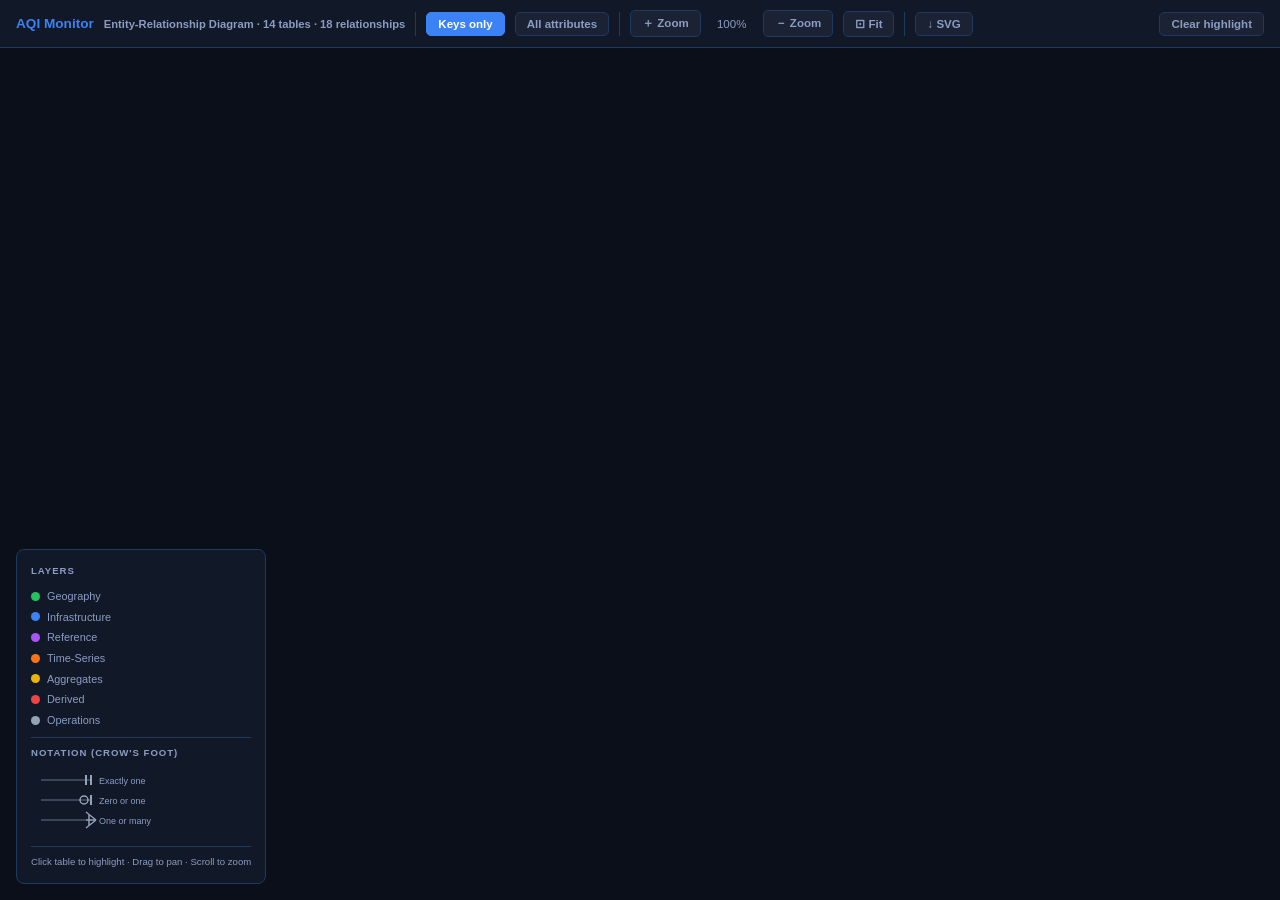
<file: docs/er-diagram.html>
<!DOCTYPE html>
<html lang="en">
<head>
<meta charset="UTF-8">
<meta name="viewport" content="width=device-width, initial-scale=1.0">
<title>AQI Database — ER Diagram</title>
<style>
*{margin:0;padding:0;box-sizing:border-box}
:root{
  --bg:#0b0f1a;--surface:#111827;--card:#1a2234;--border:#1e3a5f;
  --text:#f0f4ff;--muted:#8b9dc3;--accent:#3b82f6;
  --geo:#22c55e;--infra:#3b82f6;--ref:#a855f7;--ts:#f97316;
  --agg:#eab308;--der:#ef4444;--ops:#94a3b8;
}
body{background:var(--bg);color:var(--text);font-family:'Segoe UI',sans-serif;overflow:hidden;height:100vh}

/* Toolbar */
#toolbar{
  position:fixed;top:0;left:0;right:0;height:48px;background:var(--surface);
  border-bottom:1px solid var(--border);display:flex;align-items:center;
  gap:10px;padding:0 16px;z-index:100;
}
#toolbar h1{font-size:.85rem;font-weight:800;color:var(--accent);white-space:nowrap}
#toolbar h2{font-size:.70rem;color:var(--muted);white-space:nowrap}
.sep{width:1px;height:24px;background:var(--border)}
.tb-btn{
  padding:5px 11px;border-radius:5px;font-size:.72rem;font-weight:700;
  border:1px solid var(--border);background:var(--card);color:var(--muted);
  cursor:pointer;font-family:inherit;transition:all .15s;white-space:nowrap;
}
.tb-btn:hover{background:var(--border);color:var(--text)}
.tb-btn.active{background:var(--accent);color:#fff;border-color:var(--accent)}
#zoom-label{font-size:.72rem;color:var(--muted);min-width:42px;text-align:center}

/* Legend */
#legend{
  position:fixed;bottom:16px;left:16px;background:var(--surface);
  border:1px solid var(--border);border-radius:8px;padding:12px 14px;z-index:100;
  font-size:.68rem;line-height:1.9;
}
#legend h4{font-size:.60rem;font-weight:800;color:var(--muted);text-transform:uppercase;letter-spacing:.1em;margin-bottom:6px}
.leg-item{display:flex;align-items:center;gap:7px;color:var(--muted)}
.leg-dot{width:9px;height:9px;border-radius:50%}
.leg-sep{height:1px;background:var(--border);margin:6px 0}
.leg-sym{display:flex;gap:14px;color:var(--muted)}
.leg-sym span{display:flex;align-items:center;gap:5px}

/* Tooltip */
#tooltip{
  position:fixed;display:none;pointer-events:none;
  background:var(--surface);border:1px solid var(--border);
  border-radius:6px;padding:10px 13px;font-size:.70rem;line-height:1.8;
  max-width:240px;z-index:200;box-shadow:0 8px 24px rgba(0,0,0,.5);
}

/* Canvas wrapper */
#canvas-wrap{position:fixed;top:48px;left:0;right:0;bottom:0;overflow:hidden;cursor:grab}
#canvas-wrap.grabbing{cursor:grabbing}
#er-svg{position:absolute;top:0;left:0;user-select:none}
</style>
</head>
<body>

<div id="toolbar">
  <h1>AQI Monitor</h1>
  <h2>Entity-Relationship Diagram · 14 tables · 18 relationships</h2>
  <div class="sep"></div>
  <button class="tb-btn active" id="btn-view-keys" title="Show only PK/FK columns">Keys only</button>
  <button class="tb-btn" id="btn-view-full" title="Show all attributes">All attributes</button>
  <div class="sep"></div>
  <button class="tb-btn" id="btn-zoom-in">＋ Zoom</button>
  <span id="zoom-label">100%</span>
  <button class="tb-btn" id="btn-zoom-out">－ Zoom</button>
  <button class="tb-btn" id="btn-zoom-fit">⊡ Fit</button>
  <div class="sep"></div>
  <button class="tb-btn" id="btn-export-svg">↓ SVG</button>
  <button class="tb-btn" id="btn-highlight-none" style="margin-left:auto">Clear highlight</button>
</div>

<div id="canvas-wrap">
  <svg id="er-svg"></svg>
</div>

<div id="legend">
  <h4>Layers</h4>
  <div class="leg-item"><span class="leg-dot" style="background:var(--geo)"></span>Geography</div>
  <div class="leg-item"><span class="leg-dot" style="background:var(--infra)"></span>Infrastructure</div>
  <div class="leg-item"><span class="leg-dot" style="background:var(--ref)"></span>Reference</div>
  <div class="leg-item"><span class="leg-dot" style="background:var(--ts)"></span>Time-Series</div>
  <div class="leg-item"><span class="leg-dot" style="background:var(--agg)"></span>Aggregates</div>
  <div class="leg-item"><span class="leg-dot" style="background:var(--der)"></span>Derived</div>
  <div class="leg-item"><span class="leg-dot" style="background:var(--ops)"></span>Operations</div>
  <div class="leg-sep"></div>
  <h4>Notation (Crow's Foot)</h4>
  <svg width="140" height="72" style="display:block;margin-top:4px">
    <!-- One -->
    <line x1="10" y1="12" x2="60" y2="12" stroke="#475569" stroke-width="1.5"/>
    <line x1="55" y1="7"  x2="55" y2="17" stroke="#94a3b8" stroke-width="2"/>
    <line x1="60" y1="7"  x2="60" y2="17" stroke="#94a3b8" stroke-width="2"/>
    <text x="68" y="16" font-size="9" fill="#8b9dc3">Exactly one</text>
    <!-- Zero or One -->
    <line x1="10" y1="32" x2="60" y2="32" stroke="#475569" stroke-width="1.5"/>
    <circle cx="53" cy="32" r="4" fill="none" stroke="#94a3b8" stroke-width="1.5"/>
    <line x1="60" y1="27" x2="60" y2="37" stroke="#94a3b8" stroke-width="2"/>
    <text x="68" y="36" font-size="9" fill="#8b9dc3">Zero or one</text>
    <!-- Many -->
    <line x1="10" y1="52" x2="55" y2="52" stroke="#475569" stroke-width="1.5"/>
    <line x1="55" y1="44" x2="65" y2="52" stroke="#94a3b8" stroke-width="1.5"/>
    <line x1="55" y1="60" x2="65" y2="52" stroke="#94a3b8" stroke-width="1.5"/>
    <line x1="55" y1="52" x2="65" y2="52" stroke="#94a3b8" stroke-width="1.5"/>
    <line x1="58" y1="47" x2="58" y2="57" stroke="#94a3b8" stroke-width="1.5"/>
    <text x="68" y="56" font-size="9" fill="#8b9dc3">One or many</text>
  </svg>
  <div class="leg-sep"></div>
  <div style="font-size:.60rem;color:var(--muted)">Click table to highlight · Drag to pan · Scroll to zoom</div>
</div>

<div id="tooltip"></div>

<script>
// ════════════════════════════════════════════════════════
// ENTITY DEFINITIONS
// ════════════════════════════════════════════════════════
const ENTITIES = {
  regions: {
    layer:'Geography', color:'#22c55e',
    desc:'Self-referential geographic hierarchy (country→state→city)',
    cols:[
      {name:'region_id',  type:'INTEGER',key:'PK'},
      {name:'name',       type:'TEXT',   notNull:true},
      {name:'region_type',type:'TEXT',   notNull:true, note:'country|state|city|district'},
      {name:'parent_id',  type:'INTEGER',key:'FK', ref:'regions.region_id', note:'Self-ref'},
      {name:'iso_code',   type:'TEXT'},
      {name:'lat',        type:'REAL',   note:'−90 to 90'},
      {name:'lng',        type:'REAL',   note:'−180 to 180'},
      {name:'population', type:'INTEGER'},
      {name:'timezone',   type:'TEXT',   note:'Default Asia/Kolkata'},
    ]
  },
  stations: {
    layer:'Infrastructure', color:'#3b82f6',
    desc:'Physical monitoring locations with geographic and operational metadata',
    cols:[
      {name:'station_id',  type:'INTEGER',key:'PK'},
      {name:'region_id',   type:'INTEGER',key:'FK', ref:'regions.region_id'},
      {name:'station_code',type:'TEXT',   notNull:true, note:'UNIQUE'},
      {name:'name',        type:'TEXT',   notNull:true},
      {name:'station_type',type:'TEXT',   notNull:true, note:'reference|indicative|low_cost'},
      {name:'zone_type',   type:'TEXT',   note:'industrial|traffic|residential|...'},
      {name:'operator',    type:'TEXT'},
      {name:'lat',         type:'REAL',   notNull:true},
      {name:'lng',         type:'REAL',   notNull:true},
      {name:'elevation_m', type:'REAL'},
      {name:'is_active',   type:'INTEGER',notNull:true, note:'0 or 1'},
    ]
  },
  sensors: {
    layer:'Infrastructure', color:'#3b82f6',
    desc:'Individual sensor instruments — one row per (station, parameter) pair',
    cols:[
      {name:'sensor_id',        type:'INTEGER',key:'PK'},
      {name:'station_id',       type:'INTEGER',key:'FK', ref:'stations.station_id'},
      {name:'parameter_id',     type:'INTEGER',key:'FK', ref:'parameters.parameter_id'},
      {name:'sensor_code',      type:'TEXT',   note:'UNIQUE'},
      {name:'model',            type:'TEXT'},
      {name:'manufacturer',     type:'TEXT'},
      {name:'measurement_tech', type:'TEXT',   note:'optical|electrochemical|...'},
      {name:'accuracy_pct',     type:'REAL'},
      {name:'detection_limit',  type:'REAL'},
      {name:'last_calibration', type:'TEXT'},
      {name:'next_calibration', type:'TEXT'},
      {name:'is_active',        type:'INTEGER',notNull:true},
    ]
  },
  calibration_records: {
    layer:'Infrastructure', color:'#3b82f6',
    desc:'Calibration history with traceability (zero offset, span factor, R²)',
    cols:[
      {name:'cal_id',           type:'INTEGER',key:'PK'},
      {name:'sensor_id',        type:'INTEGER',key:'FK', ref:'sensors.sensor_id'},
      {name:'calibration_date', type:'TEXT',   notNull:true},
      {name:'next_due_date',    type:'TEXT'},
      {name:'cal_type',         type:'TEXT',   note:'zero_span|multipoint|field|lab'},
      {name:'zero_offset',      type:'REAL'},
      {name:'span_factor',      type:'REAL'},
      {name:'r_squared',        type:'REAL',   note:'0–1'},
      {name:'passed',           type:'INTEGER',notNull:true},
    ]
  },
  parameters: {
    layer:'Reference', color:'#a855f7',
    desc:'Pollutant and met parameter definitions with WHO 2021 and India NAAQS guideline values',
    cols:[
      {name:'parameter_id',      type:'INTEGER',key:'PK'},
      {name:'code',              type:'TEXT',   notNull:true, note:'UNIQUE — pm25|pm10|no2|...'},
      {name:'name',              type:'TEXT',   notNull:true},
      {name:'category',          type:'TEXT',   note:'pollutant|meteorological|derived'},
      {name:'standard_unit',     type:'TEXT',   notNull:true},
      {name:'molecular_weight',  type:'REAL',   note:'g/mol for ppb→μg/m³'},
      {name:'who_annual_ugm3',   type:'REAL',   note:'WHO 2021 annual guideline'},
      {name:'who_24h_ugm3',      type:'REAL',   note:'WHO 2021 24h guideline'},
      {name:'naaqs_annual_ugm3', type:'REAL',   note:'India NAAQS annual'},
      {name:'naaqs_24h_ugm3',    type:'REAL',   note:'India NAAQS 24h'},
      {name:'hard_min',          type:'REAL',   note:'Physical impossibility below'},
      {name:'hard_max',          type:'REAL',   note:'Physical impossibility above'},
    ]
  },
  data_sources: {
    layer:'Reference', color:'#a855f7',
    desc:'Registry of upstream data providers — APIs, CPCB reports, IoT streams',
    cols:[
      {name:'source_id',       type:'INTEGER',key:'PK'},
      {name:'name',            type:'TEXT',   notNull:true, note:'UNIQUE'},
      {name:'source_type',     type:'TEXT',   note:'api|iot_stream|cpcb_report|...'},
      {name:'provider',        type:'TEXT'},
      {name:'url',             type:'TEXT'},
      {name:'is_active',       type:'INTEGER',notNull:true},
      {name:'last_fetch_at',   type:'TEXT'},
      {name:'records_fetched', type:'INTEGER',notNull:true},
      {name:'reliability_pct', type:'REAL'},
    ]
  },
  measurements: {
    layer:'Time-Series', color:'#f97316',
    desc:'Core time-series. One row per (station, parameter, timestamp). ~10⁸ rows in production.',
    cols:[
      {name:'measurement_id', type:'INTEGER',key:'PK'},
      {name:'station_id',     type:'INTEGER',key:'FK', ref:'stations.station_id'},
      {name:'parameter_id',   type:'INTEGER',key:'FK', ref:'parameters.parameter_id'},
      {name:'sensor_id',      type:'INTEGER',key:'FK', ref:'sensors.sensor_id'},
      {name:'source_id',      type:'INTEGER',key:'FK', ref:'data_sources.source_id'},
      {name:'timestamp_utc',  type:'TEXT',   notNull:true, note:'ISO-8601 UTC'},
      {name:'timestamp_local',type:'TEXT'},
      {name:'value',          type:'REAL',   note:'Pipeline-corrected'},
      {name:'raw_value',      type:'REAL',   note:'As-received'},
      {name:'unit',           type:'TEXT'},
      {name:'quality_flag',   type:'TEXT',   notNull:true, note:'VALID|SUSPECT|MISSING|...'},
      {name:'is_imputed',     type:'INTEGER',notNull:true},
      {name:'is_outlier',     type:'INTEGER',notNull:true},
    ]
  },
  hourly_aggregates: {
    layer:'Aggregates', color:'#eab308',
    desc:'Hourly statistics. Updated by trigger on each measurement insert.',
    cols:[
      {name:'agg_id',       type:'INTEGER',key:'PK'},
      {name:'station_id',   type:'INTEGER',key:'FK', ref:'stations.station_id'},
      {name:'parameter_id', type:'INTEGER',key:'FK', ref:'parameters.parameter_id'},
      {name:'hour_utc',     type:'TEXT',   notNull:true, note:'YYYY-MM-DDTHH:00:00'},
      {name:'mean_value',   type:'REAL'},
      {name:'min_value',    type:'REAL'},
      {name:'max_value',    type:'REAL'},
      {name:'std_value',    type:'REAL'},
      {name:'record_count', type:'INTEGER'},
      {name:'completeness', type:'REAL',   note:'0–100 %'},
    ]
  },
  daily_aggregates: {
    layer:'Aggregates', color:'#eab308',
    desc:'Daily aggregates with percentile values and WHO/NAAQS exceedance flags',
    cols:[
      {name:'agg_id',        type:'INTEGER',key:'PK'},
      {name:'station_id',    type:'INTEGER',key:'FK', ref:'stations.station_id'},
      {name:'parameter_id',  type:'INTEGER',key:'FK', ref:'parameters.parameter_id'},
      {name:'date',          type:'TEXT',   notNull:true, note:'YYYY-MM-DD'},
      {name:'mean_value',    type:'REAL'},
      {name:'p25_value',     type:'REAL'},
      {name:'p75_value',     type:'REAL'},
      {name:'p95_value',     type:'REAL'},
      {name:'record_count',  type:'INTEGER'},
      {name:'exceeds_who',   type:'INTEGER',notNull:true},
      {name:'exceeds_naaqs', type:'INTEGER',notNull:true},
    ]
  },
  monthly_aggregates: {
    layer:'Aggregates', color:'#eab308',
    desc:'Monthly city-level means sourced from CPCB Annual Reports 2019–2023',
    cols:[
      {name:'agg_id',               type:'INTEGER',key:'PK'},
      {name:'station_id',           type:'INTEGER',key:'FK', ref:'stations.station_id'},
      {name:'parameter_id',         type:'INTEGER',key:'FK', ref:'parameters.parameter_id'},
      {name:'year',                 type:'INTEGER',notNull:true, note:'2000–2100'},
      {name:'month',                type:'INTEGER',notNull:true, note:'1–12'},
      {name:'mean_value',           type:'REAL'},
      {name:'min_value',            type:'REAL'},
      {name:'max_value',            type:'REAL'},
      {name:'days_exceeding_who',   type:'INTEGER',notNull:true},
      {name:'days_exceeding_naaqs', type:'INTEGER',notNull:true},
      {name:'source',               type:'TEXT',   notNull:true},
    ]
  },
  aqi_readings: {
    layer:'Derived', color:'#ef4444',
    desc:'Computed US EPA AQI with six sub-indices. Written by pipeline or INSERT trigger.',
    cols:[
      {name:'aqi_id',            type:'INTEGER',key:'PK'},
      {name:'station_id',        type:'INTEGER',key:'FK', ref:'stations.station_id'},
      {name:'timestamp_utc',     type:'TEXT',   notNull:true},
      {name:'aqi_value',         type:'INTEGER',note:'0–500'},
      {name:'aqi_category',      type:'TEXT'},
      {name:'dominant_pollutant',type:'TEXT'},
      {name:'pm25_sub_index',    type:'INTEGER'},
      {name:'pm10_sub_index',    type:'INTEGER'},
      {name:'no2_sub_index',     type:'INTEGER'},
      {name:'o3_sub_index',      type:'INTEGER'},
      {name:'calc_method',       type:'TEXT',   notNull:true, note:'us_epa|cpcb|nowcast'},
    ]
  },
  pipeline_runs: {
    layer:'Operations', color:'#94a3b8',
    desc:'Audit trail of each data preprocessing pipeline execution with quality metrics',
    cols:[
      {name:'run_id',        type:'INTEGER',key:'PK'},
      {name:'city_id',       type:'INTEGER',key:'FK', ref:'regions.region_id'},
      {name:'started_at',    type:'TEXT',   notNull:true},
      {name:'finished_at',   type:'TEXT'},
      {name:'config_json',   type:'TEXT'},
      {name:'total_records', type:'INTEGER',notNull:true},
      {name:'issues_found',  type:'INTEGER',notNull:true},
      {name:'issues_fixed',  type:'INTEGER',notNull:true},
      {name:'quality_before',type:'REAL'},
      {name:'quality_after', type:'REAL'},
      {name:'status',        type:'TEXT',   notNull:true, note:'running|completed|failed'},
    ]
  },
  quality_log: {
    layer:'Operations', color:'#94a3b8',
    desc:'Row-level record of every cleaning action applied by the pipeline',
    cols:[
      {name:'log_id',            type:'INTEGER',key:'PK'},
      {name:'run_id',            type:'INTEGER',key:'FK', ref:'pipeline_runs.run_id'},
      {name:'station_id',        type:'INTEGER',key:'FK', ref:'stations.station_id'},
      {name:'parameter_id',      type:'INTEGER',key:'FK', ref:'parameters.parameter_id'},
      {name:'measurement_id',    type:'INTEGER',key:'FK', ref:'measurements.measurement_id'},
      {name:'timestamp_utc',     type:'TEXT'},
      {name:'issue_type',        type:'TEXT',   notNull:true, note:'missing|outlier|unit_error|...'},
      {name:'original_value',    type:'REAL'},
      {name:'corrected_value',   type:'REAL'},
      {name:'correction_method', type:'TEXT'},
    ]
  },
  alerts: {
    layer:'Operations', color:'#94a3b8',
    desc:'Event-driven alerts for AQI thresholds, sensor faults, data quality issues',
    cols:[
      {name:'alert_id',       type:'INTEGER',key:'PK'},
      {name:'station_id',     type:'INTEGER',key:'FK', ref:'stations.station_id'},
      {name:'parameter_id',   type:'INTEGER',key:'FK', ref:'parameters.parameter_id'},
      {name:'timestamp_utc',  type:'TEXT',   notNull:true},
      {name:'alert_type',     type:'TEXT',   notNull:true, note:'aqi_threshold|sensor_offline|...'},
      {name:'severity',       type:'TEXT',   notNull:true, note:'info|warning|critical|emergency'},
      {name:'threshold_value',type:'REAL'},
      {name:'observed_value', type:'REAL'},
      {name:'message',        type:'TEXT'},
      {name:'is_resolved',    type:'INTEGER',notNull:true},
    ]
  },
};

// ════════════════════════════════════════════════════════
// RELATIONSHIPS  (from → to, cardinality at each end)
// ════════════════════════════════════════════════════════
// Crow's foot: 'one' | 'many' | 'zero_one' | 'zero_many'
const RELS = [
  {from:'regions',      to:'regions',           fromCard:'zero_one', toCard:'many', label:'parent of'},
  {from:'regions',      to:'stations',          fromCard:'one',      toCard:'many', label:'has'},
  {from:'regions',      to:'pipeline_runs',     fromCard:'zero_one', toCard:'many', label:'scope'},
  {from:'stations',     to:'sensors',           fromCard:'one',      toCard:'many', label:'has'},
  {from:'stations',     to:'measurements',      fromCard:'one',      toCard:'many', label:'collects'},
  {from:'stations',     to:'hourly_aggregates', fromCard:'one',      toCard:'many', label:'aggregated →'},
  {from:'stations',     to:'daily_aggregates',  fromCard:'one',      toCard:'many', label:'aggregated →'},
  {from:'stations',     to:'monthly_aggregates',fromCard:'one',      toCard:'many', label:'aggregated →'},
  {from:'stations',     to:'aqi_readings',      fromCard:'one',      toCard:'many', label:'computes →'},
  {from:'stations',     to:'alerts',            fromCard:'one',      toCard:'many', label:'triggers'},
  {from:'parameters',   to:'sensors',           fromCard:'one',      toCard:'many', label:'measured by'},
  {from:'parameters',   to:'measurements',      fromCard:'one',      toCard:'many', label:'in'},
  {from:'parameters',   to:'hourly_aggregates', fromCard:'one',      toCard:'many', label:'in'},
  {from:'parameters',   to:'daily_aggregates',  fromCard:'one',      toCard:'many', label:'in'},
  {from:'parameters',   to:'monthly_aggregates',fromCard:'one',      toCard:'many', label:'in'},
  {from:'parameters',   to:'quality_log',       fromCard:'zero_one', toCard:'many', label:'logged'},
  {from:'parameters',   to:'alerts',            fromCard:'zero_one', toCard:'many', label:'for'},
  {from:'sensors',      to:'calibration_records',fromCard:'one',     toCard:'many', label:'has'},
  {from:'data_sources', to:'measurements',      fromCard:'zero_one', toCard:'many', label:'provides'},
  {from:'measurements', to:'quality_log',       fromCard:'zero_one', toCard:'many', label:'logged in'},
  {from:'pipeline_runs',to:'quality_log',       fromCard:'one',      toCard:'many', label:'produces'},
];

// ════════════════════════════════════════════════════════
// LAYOUT POSITIONS
// ════════════════════════════════════════════════════════
const W = 215, HDR = 34, ROW = 21, PAD = 10;

const POS = {
  regions:              [40,   60],
  stations:             [310,  60],
  sensors:              [590,  60],
  calibration_records:  [870,  60],
  parameters:           [1150, 60],
  data_sources:         [1150, 480],
  measurements:         [310,  520],
  hourly_aggregates:    [40,   860],
  daily_aggregates:     [310,  860],
  monthly_aggregates:   [590,  860],
  aqi_readings:         [870,  860],
  pipeline_runs:        [590,  520],
  quality_log:          [870,  520],
  alerts:               [870,  660],
};

// ════════════════════════════════════════════════════════
// RENDER
// ════════════════════════════════════════════════════════
const svg = document.getElementById('er-svg');
const NS  = 'http://www.w3.org/2000/svg';
let viewMode = 'keys'; // 'keys' | 'full'
let zoom = 1, panX = 0, panY = 0;
let highlighted = null;

function el(tag, attrs, txt) {
  const e = document.createElementNS(NS,'svg' === tag ? 'svg' : NS, tag === 'svg' ? 'svg' : tag);
  // Workaround: always use NS
  const e2 = document.createElementNS(NS, tag);
  Object.entries(attrs||{}).forEach(([k,v])=>e2.setAttribute(k,v));
  if (txt != null) e2.textContent = txt;
  return e2;
}

function entityHeight(name) {
  const cols = visibleCols(name);
  return HDR + cols.length * ROW + PAD * 2;
}

function visibleCols(name) {
  const e = ENTITIES[name];
  if (!e) return [];
  return viewMode === 'keys' ? e.cols.filter(c => c.key) : e.cols;
}

function entityCenter(name) {
  const [x, y] = POS[name];
  return [x + W/2, y + entityHeight(name)/2];
}

function entityEdgePoint(name, side, colName) {
  const [x, y] = POS[name];
  const cols = visibleCols(name);
  const ci   = colName ? cols.findIndex(c=>c.name===colName) : 0;
  const colY = y + HDR + PAD + (ci>=0?ci:0)*ROW + ROW/2;
  return side === 'right' ? [x + W, colY] : [x, colY];
}

function drawCrowsFoot(g, x, y, dir, card) {
  // dir: 'left' or 'right' (which way the symbol faces)
  const d  = dir === 'right' ? 1 : -1;
  const L  = 12;

  if (card === 'one' || card === 'zero_one') {
    // Mandatory bar(s)
    const lx = x + d*10;
    g.appendChild(el('line',{x1:lx,y1:y-7,x2:lx,y2:y+7,stroke:'#64748b','stroke-width':'2'}));
    if (card === 'zero_one') {
      // Circle for optional
      g.appendChild(el('circle',{cx:x+d*20,cy:y,r:'5',fill:'none',stroke:'#64748b','stroke-width':'1.5'}));
    } else {
      // Second bar for exactly-one
      const lx2 = x + d*18;
      g.appendChild(el('line',{x1:lx2,y1:y-7,x2:lx2,y2:y+7,stroke:'#64748b','stroke-width':'2'}));
    }
  }

  if (card === 'many' || card === 'zero_many') {
    // Crow's foot (three prongs)
    const tip = x + d*L;
    g.appendChild(el('line',{x1:x,y1:y,   x2:tip,y2:y,   stroke:'#64748b','stroke-width':'1.5'})); // center
    g.appendChild(el('line',{x1:x,y1:y-8, x2:tip,y2:y,   stroke:'#64748b','stroke-width':'1.5'})); // top
    g.appendChild(el('line',{x1:x,y1:y+8, x2:tip,y2:y,   stroke:'#64748b','stroke-width':'1.5'})); // bottom
    // Mandatory bar or circle
    const bx = x + d*18;
    if (card === 'zero_many') {
      g.appendChild(el('circle',{cx:bx,cy:y,r:'5',fill:'none',stroke:'#64748b','stroke-width':'1.5'}));
    } else {
      g.appendChild(el('line',{x1:bx,y1:y-7,x2:bx,y2:y+7,stroke:'#64748b','stroke-width':'2'}));
    }
  }
}

function renderAll() {
  svg.innerHTML = '';

  // Background
  svg.appendChild(el('rect',{x:0,y:0,width:'5000',height:'3000',fill:'#0b0f1a'}));

  // Zone backgrounds
  const zones = [
    {label:'GEOGRAPHY',    x:20,y:30,w:260,h:600,c:'#22c55e'},
    {label:'INFRASTRUCTURE',x:290,y:30,w:860,h:500,c:'#3b82f6'},
    {label:'REFERENCE',    x:1130,y:30,w:256,h:800,c:'#a855f7'},
    {label:'TIME-SERIES',  x:290,y:500,w:280,h:340,c:'#f97316'},
    {label:'AGGREGATES',   x:20,y:840,w:1110,h:340,c:'#eab308'},
    {label:'OPERATIONS',   x:560,y:500,w:570,h:400,c:'#94a3b8'},
  ];
  zones.forEach(z=>{
    const r = el('rect',{x:z.x,y:z.y,width:z.w,height:z.h,rx:'10',
      fill:`${z.c}08`,stroke:`${z.c}20`,'stroke-width':'1.5'});
    svg.appendChild(r);
    svg.appendChild(el('text',{x:z.x+10,y:z.y+15,fill:z.c,
      'font-size':'9','font-weight':'800','letter-spacing':'2',
      'font-family':'sans-serif',opacity:'0.5'},z.label));
  });

  // Relationship lines
  const lineGroup = el('g',{id:'rel-lines'});
  RELS.forEach(rel=>{
    if (rel.from === rel.to) return; // skip self-ref for clarity
    const [fx,fy] = POS[rel.from]||[];
    const [tx,ty] = POS[rel.to]  ||[];
    if (!fx||!tx) return;

    const fc = entityCenter(rel.from);
    const tc = entityCenter(rel.to);

    // Pick sides
    const fromRight = tc[0] > fc[0];
    const [x1,y1]   = entityEdgePoint(rel.from, fromRight?'right':'left');
    const [x2,y2]   = entityEdgePoint(rel.to,   fromRight?'left':'right');

    const dim = highlighted && highlighted !== rel.from && highlighted !== rel.to;
    const cx1 = x1 + (fromRight?60:-60);
    const cx2 = x2 + (fromRight?-60:60);

    const path = el('path',{
      d:`M${x1},${y1} C${cx1},${y1} ${cx2},${y2} ${x2},${y2}`,
      fill:'none',stroke: dim?'#1e293b':'#334155',
      'stroke-width': dim?'1':'1.5',
      'class':'rel-line',
      'data-from':rel.from,'data-to':rel.to,
    });
    lineGroup.appendChild(path);

    // Crow's foot symbols
    const g = el('g',{opacity: dim?'0.3':'1'});
    drawCrowsFoot(g, x1, y1, fromRight?'right':'left', rel.fromCard);
    drawCrowsFoot(g, x2, y2, fromRight?'left':'right',  rel.toCard);
    lineGroup.appendChild(g);

    // Relationship label at midpoint
    const mx = (x1+x2)/2, my = Math.min(y1,y2) - 8;
    lineGroup.appendChild(el('text',{
      x:mx,y:my,fill:'#475569','font-size':'8','font-family':'sans-serif',
      'text-anchor':'middle',opacity:dim?'0.2':'0.7',
    },rel.label));
  });
  svg.appendChild(lineGroup);

  // Entity boxes
  const boxGroup = el('g',{id:'ent-boxes'});
  Object.keys(ENTITIES).forEach(name=>{
    const e    = ENTITIES[name];
    const [x,y]= POS[name]||[0,0];
    const h    = entityHeight(name);
    const cols = visibleCols(name);
    const dim  = highlighted && highlighted !== name;

    const g = el('g',{'data-entity':name,opacity:dim?'0.25':'1',cursor:'pointer'});

    // Box shadow
    g.appendChild(el('rect',{x:x+3,y:y+3,width:W,height:h,rx:'6',fill:'rgba(0,0,0,0.5)'}));
    // Box body
    g.appendChild(el('rect',{x,y,width:W,height:h,rx:'6',
      fill:'#1e293b',stroke: highlighted===name?e.color:'#334155',
      'stroke-width': highlighted===name?'2':'1'}));
    // Header bg
    g.appendChild(el('rect',{x,y,width:W,height:HDR,rx:'6',fill:`${e.color}25`}));
    g.appendChild(el('rect',{x,y:y+HDR-4,width:W,height:4,fill:`${e.color}25`}));
    // Table name
    g.appendChild(el('text',{x:x+9,y:y+21,fill:e.color,
      'font-size':'11.5','font-weight':'800','font-family':'monospace'},name));
    // Layer tag
    g.appendChild(el('text',{x:x+W-7,y:y+14,fill:'#475569',
      'font-size':'8','font-family':'sans-serif','text-anchor':'end'},e.layer));

    // Divider under header
    g.appendChild(el('line',{x1:x,y1:y+HDR,x2:x+W,y2:y+HDR,stroke:'#1e3a5f','stroke-width':'1'}));

    // Columns
    cols.forEach((c,i)=>{
      const cy = y + HDR + PAD + i*ROW + ROW/2 + 5;
      // Key indicator
      if (c.key==='PK') {
        g.appendChild(el('text',{x:x+7,y:cy,fill:'#eab308','font-size':'8','font-weight':'800','font-family':'sans-serif'},'PK'));
      } else if (c.key==='FK') {
        g.appendChild(el('text',{x:x+7,y:cy,fill:'#3b82f6','font-size':'8','font-weight':'800','font-family':'sans-serif'},'FK'));
      } else {
        g.appendChild(el('text',{x:x+7,y:cy,fill:'#1e3a5f','font-size':'8','font-family':'sans-serif'},'○'));
      }
      // Column name
      g.appendChild(el('text',{x:x+26,y:cy,fill:c.key?'#e2e8f0':'#94a3b8',
        'font-size':'10','font-family':'monospace','font-weight':c.key?'600':'400'},c.name));
      // Type
      g.appendChild(el('text',{x:x+W-7,y:cy,fill:'#7c3aed',
        'font-size':'9','font-family':'monospace','text-anchor':'end'},c.type));
      // Row separator
      if (i < cols.length-1) {
        g.appendChild(el('line',{x1:x+1,y1:cy+7,x2:x+W-1,y2:cy+7,
          stroke:'#0f172a','stroke-width':'0.5'}));
      }
    });

    if (viewMode === 'full') {
      // Column count note if cols are many
    }

    g.addEventListener('click', ()=>{
      highlighted = highlighted === name ? null : name;
      renderAll(); setTransform();
    });
    g.addEventListener('mouseenter', e2=>{
      const tip = document.getElementById('tooltip');
      tip.innerHTML = `<strong style="color:${e.color}">${name}</strong><br>
        <span style="color:#8b9dc3;font-size:.65rem">${e.layer}</span><br><br>
        <span style="color:#cbd5e1;font-size:.70rem">${e.desc}</span><br><br>
        <span style="color:#475569;font-size:.65rem">${e.cols.length} columns</span>`;
      tip.style.display = 'block';
    });
    g.addEventListener('mousemove', e2=>{
      const tip = document.getElementById('tooltip');
      tip.style.left = (e2.clientX+14)+'px';
      tip.style.top  = (e2.clientY+10)+'px';
    });
    g.addEventListener('mouseleave', ()=>{
      document.getElementById('tooltip').style.display='none';
    });

    boxGroup.appendChild(g);
  });
  svg.appendChild(boxGroup);

  // Self-reference: regions → regions (parent_id)
  const [rx,ry]=[POS.regions[0],POS.regions[1]];
  const sh=entityHeight('regions');
  const selfGroup=el('g',{opacity:highlighted&&highlighted!=='regions'?'0.2':'1'});
  selfGroup.appendChild(el('path',{
    d:`M${rx+W},${ry+60} Q${rx+W+50},${ry+80} ${rx+W},${ry+100}`,
    fill:'none',stroke:'#334155','stroke-width':'1.5'
  }));
  const sg=el('g',{});
  drawCrowsFoot(sg,rx+W,ry+60,'right','one');
  drawCrowsFoot(sg,rx+W,ry+100,'right','zero_many');
  selfGroup.appendChild(sg);
  selfGroup.appendChild(el('text',{
    x:rx+W+35,y:ry+82,fill:'#475569','font-size':'8','font-family':'sans-serif','text-anchor':'middle'
  },'parent of'));
  svg.appendChild(selfGroup);

  // Update canvas size
  const maxX = Math.max(...Object.values(POS).map(([x])=>x)) + W + 60;
  const maxY = Math.max(...Object.keys(POS).map(n=>{
    const [,y]=POS[n]; return y+entityHeight(n);
  })) + 60;
  svg.setAttribute('width', maxX);
  svg.setAttribute('height', maxY);
}

// ════════════════════════════════════════════════════════
// PAN / ZOOM
// ════════════════════════════════════════════════════════
const wrap = document.getElementById('canvas-wrap');
let dragging=false, dragStart={x:0,y:0}, panStart={x:0,y:0};

function setTransform() {
  svg.style.transform=`translate(${panX}px,${panY}px) scale(${zoom})`;
  svg.style.transformOrigin='0 0';
  document.getElementById('zoom-label').textContent=Math.round(zoom*100)+'%';
}

wrap.addEventListener('mousedown',e=>{
  dragging=true; dragStart={x:e.clientX,y:e.clientY}; panStart={x:panX,y:panY};
  wrap.classList.add('grabbing');
});
document.addEventListener('mousemove',e=>{
  if(!dragging)return;
  panX=panStart.x+(e.clientX-dragStart.x);
  panY=panStart.y+(e.clientY-dragStart.y);
  setTransform();
});
document.addEventListener('mouseup',()=>{dragging=false;wrap.classList.remove('grabbing')});

wrap.addEventListener('wheel',e=>{
  e.preventDefault();
  const delta=e.deltaY>0?0.9:1.1;
  const rect=wrap.getBoundingClientRect();
  const mx=e.clientX-rect.left, my=e.clientY-rect.top;
  panX = mx - (mx-panX)*delta;
  panY = my - (my-panY)*delta;
  zoom = Math.min(4, Math.max(0.2, zoom*delta));
  setTransform();
},{passive:false});

document.getElementById('btn-zoom-in').onclick=()=>{zoom=Math.min(4,zoom*1.2);setTransform()};
document.getElementById('btn-zoom-out').onclick=()=>{zoom=Math.max(0.2,zoom/1.2);setTransform()};
document.getElementById('btn-zoom-fit').onclick=()=>{
  const maxX=Math.max(...Object.values(POS).map(([x])=>x))+W+60;
  const maxY=Math.max(...Object.keys(POS).map(n=>{const[,y]=POS[n];return y+entityHeight(n)}))+60;
  const rect=wrap.getBoundingClientRect();
  zoom=Math.min(rect.width/maxX, rect.height/maxY)*0.95;
  panX=(rect.width  - maxX*zoom)/2;
  panY=(rect.height - maxY*zoom)/2;
  setTransform();
};
document.getElementById('btn-highlight-none').onclick=()=>{highlighted=null;renderAll();setTransform()};

document.getElementById('btn-view-keys').onclick=function(){
  viewMode='keys'; this.classList.add('active');
  document.getElementById('btn-view-full').classList.remove('active');
  renderAll(); setTransform();
};
document.getElementById('btn-view-full').onclick=function(){
  viewMode='full'; this.classList.add('active');
  document.getElementById('btn-view-keys').classList.remove('active');
  renderAll(); setTransform();
};

// ════════════════════════════════════════════════════════
// EXPORT
// ════════════════════════════════════════════════════════
document.getElementById('btn-export-svg').onclick=()=>{
  const ser = new XMLSerializer();
  const src = ser.serializeToString(svg);
  const blob = new Blob([src], {type:'image/svg+xml'});
  const a = document.createElement('a'); a.href=URL.createObjectURL(blob);
  a.download='aqi-er-diagram.svg'; a.click();
};

// ════════════════════════════════════════════════════════
// INIT
// ════════════════════════════════════════════════════════
renderAll();
// Auto-fit on load
setTimeout(()=>document.getElementById('btn-zoom-fit').click(), 50);
</script>
</body>
</html>
</file>
